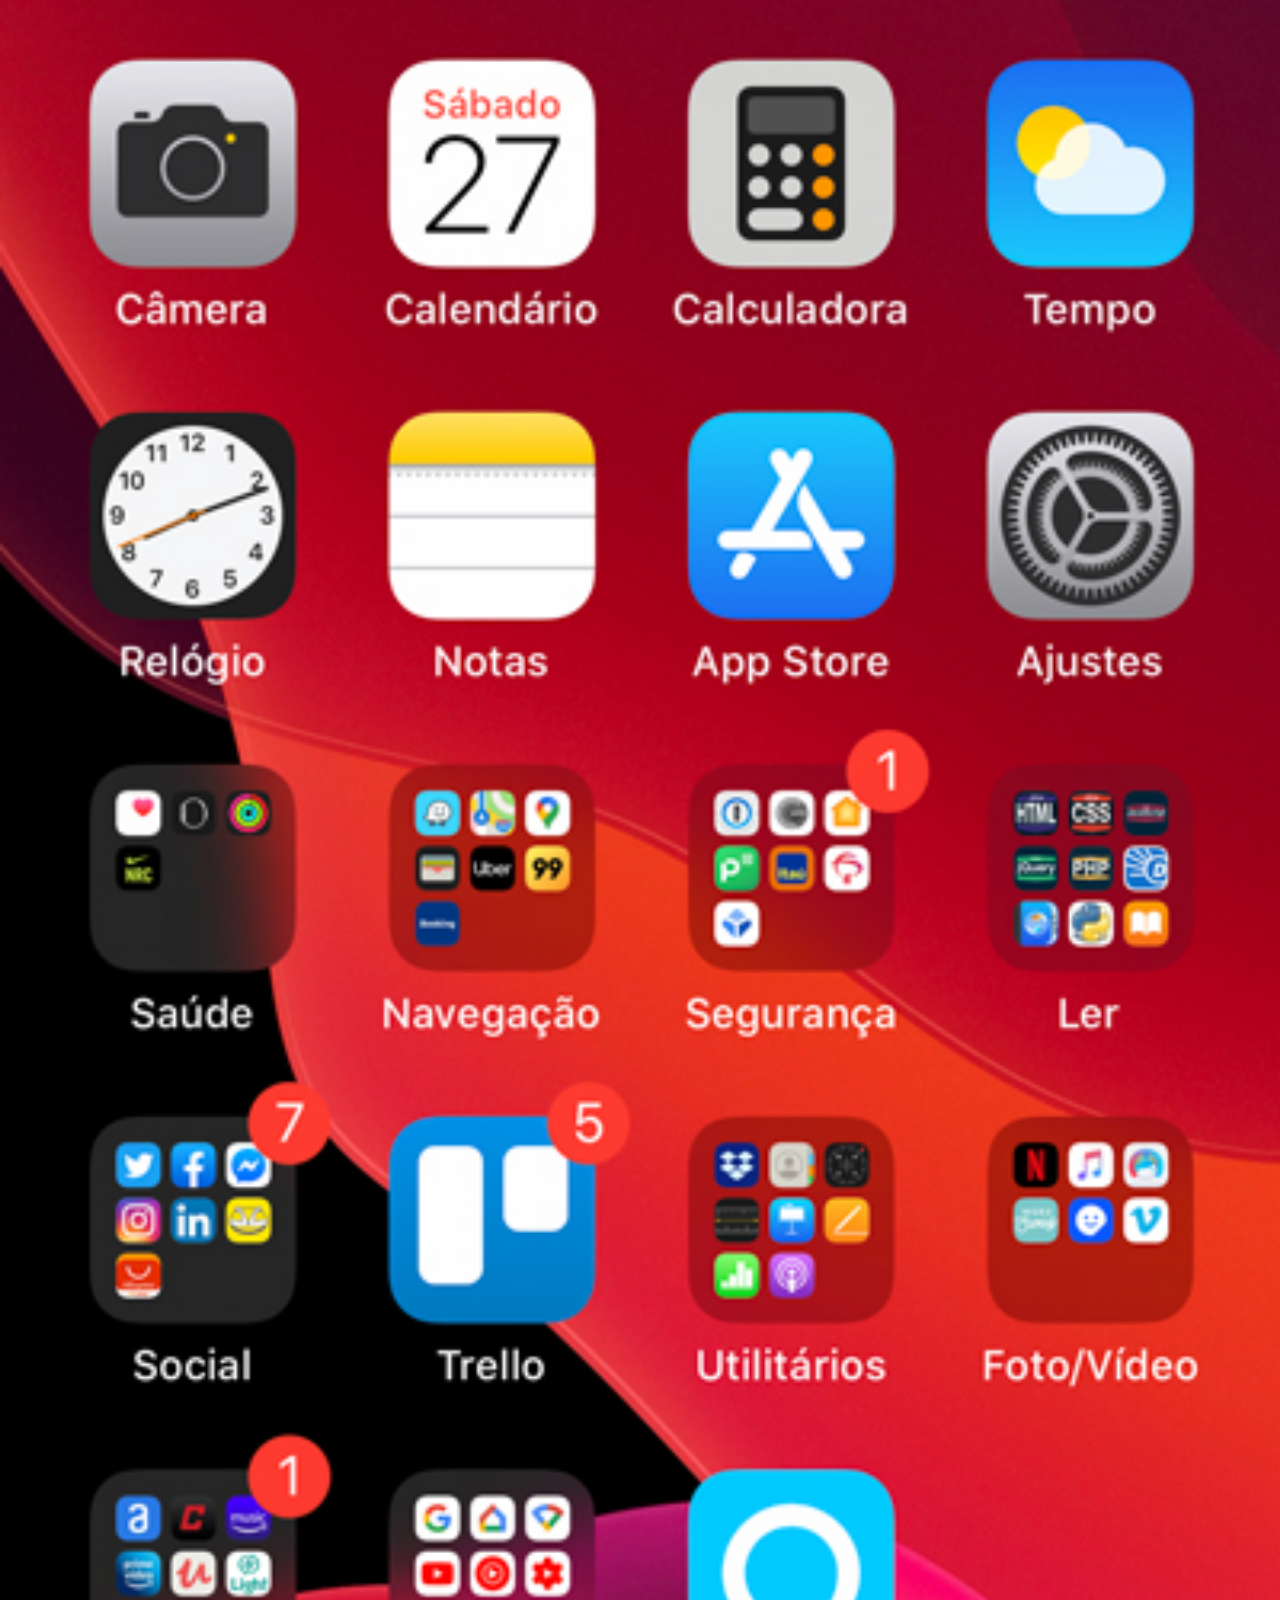
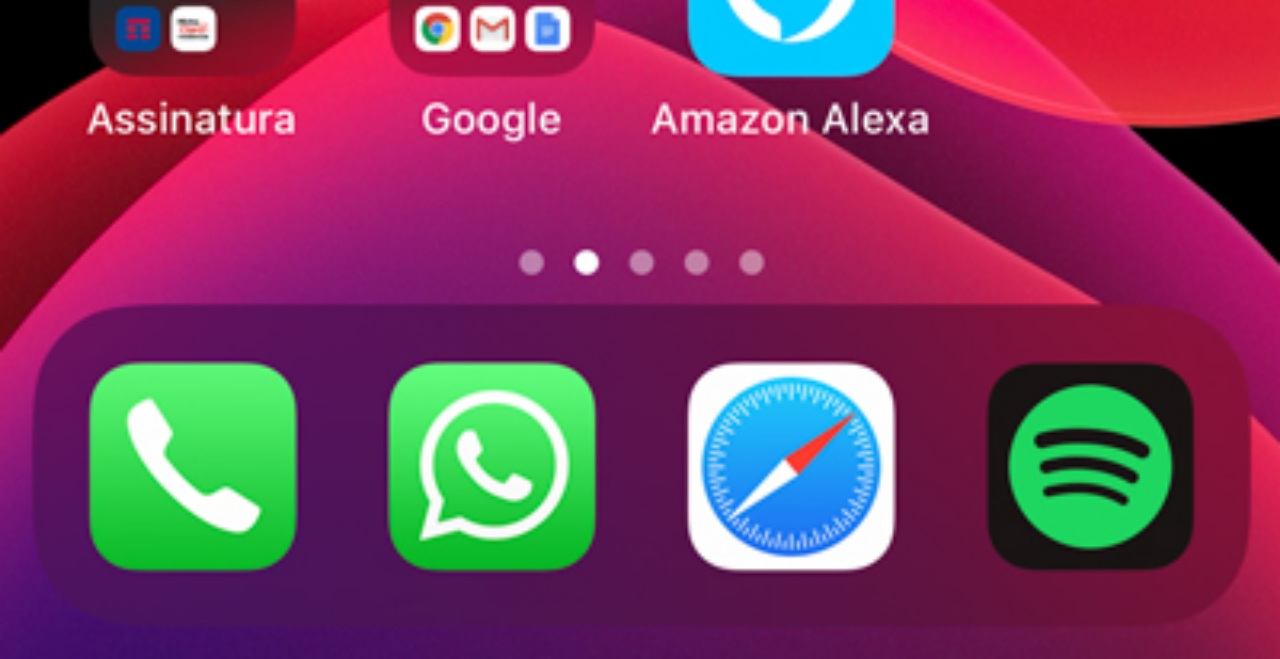
<file: tela-home.html>
<!DOCTYPE html>
<html lang="pt-br">
<head>
    <meta charset="UTF-8">
    <meta name="viewport" content="width=device-width, initial-scale=1.0">
    <title>tela-home</title>
    <style>
        body {
            margin: 0;
        }

        img {
            display: block;
            width: 100%;
            height: 100%;
        }
    </style>
</head>
<body>
    <img src="imagens/tela-home.jpg" alt="tela-home">
</body>
</html>
</file>
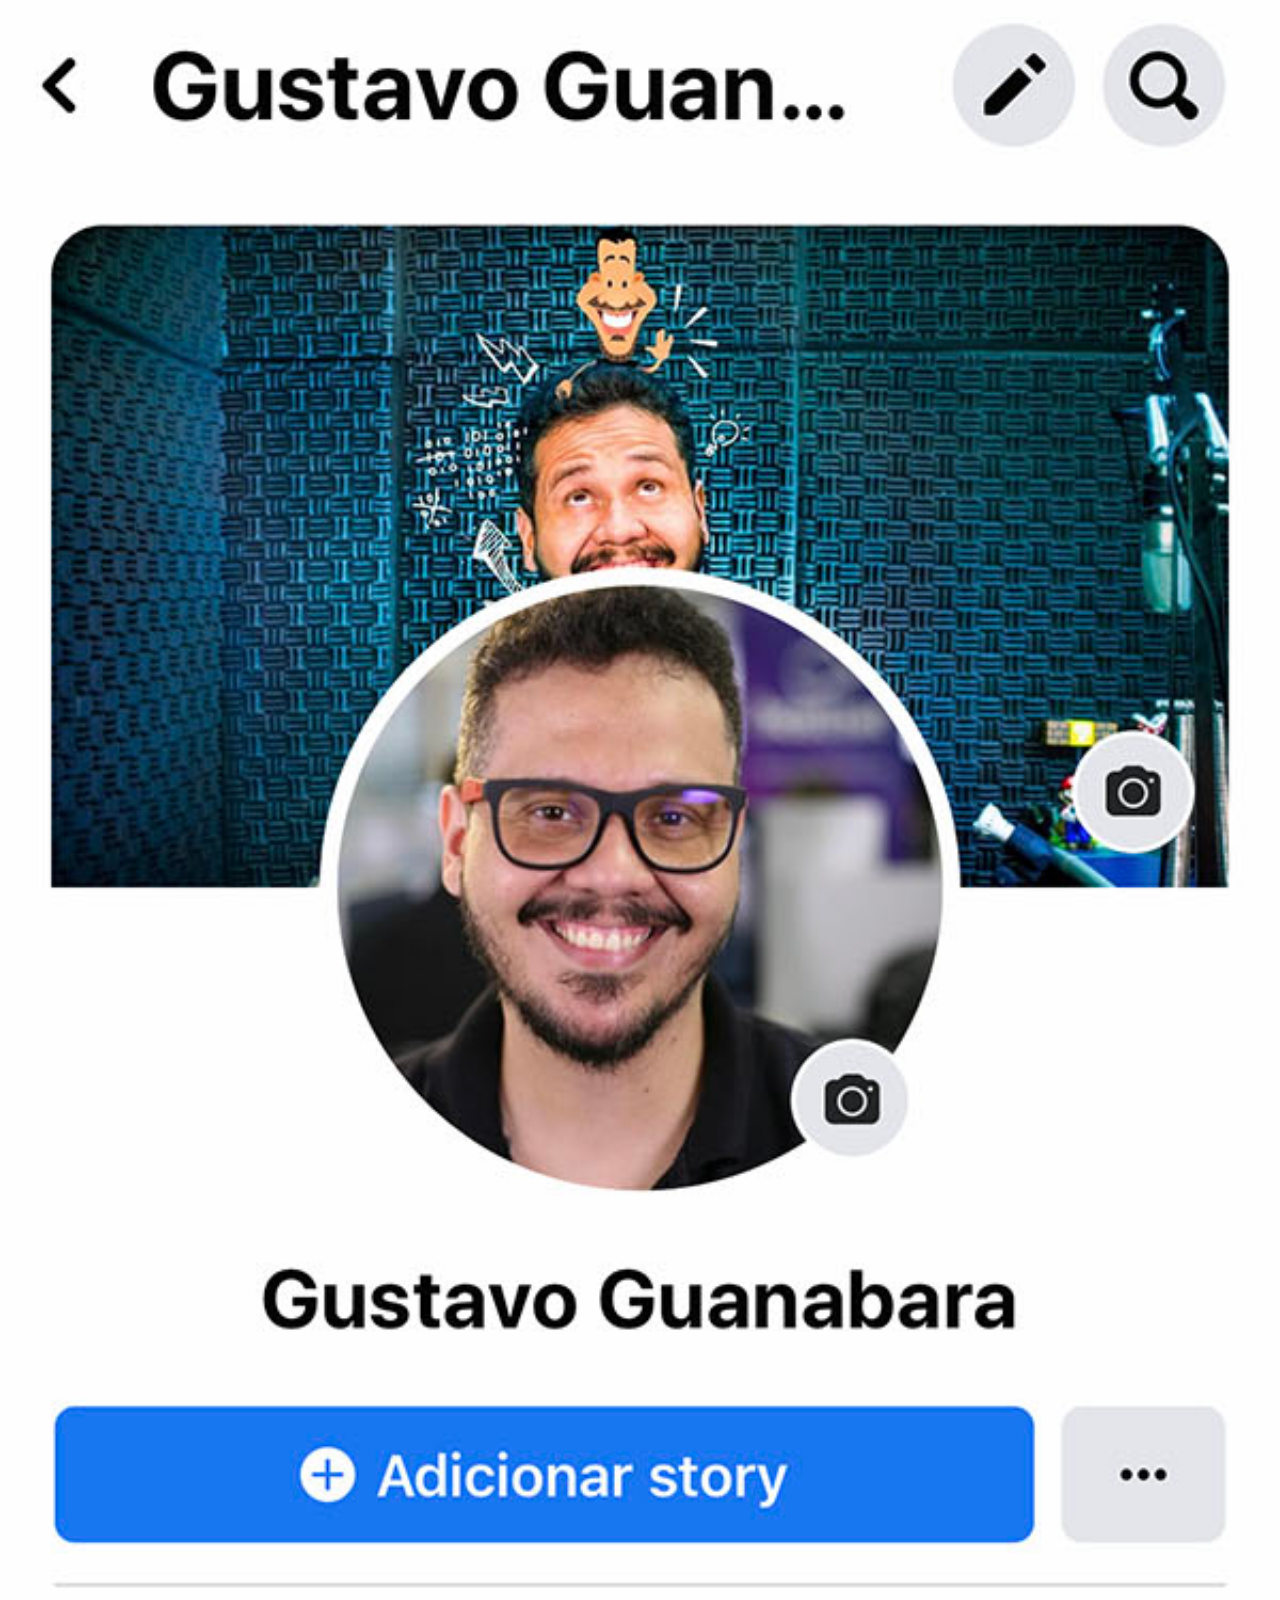
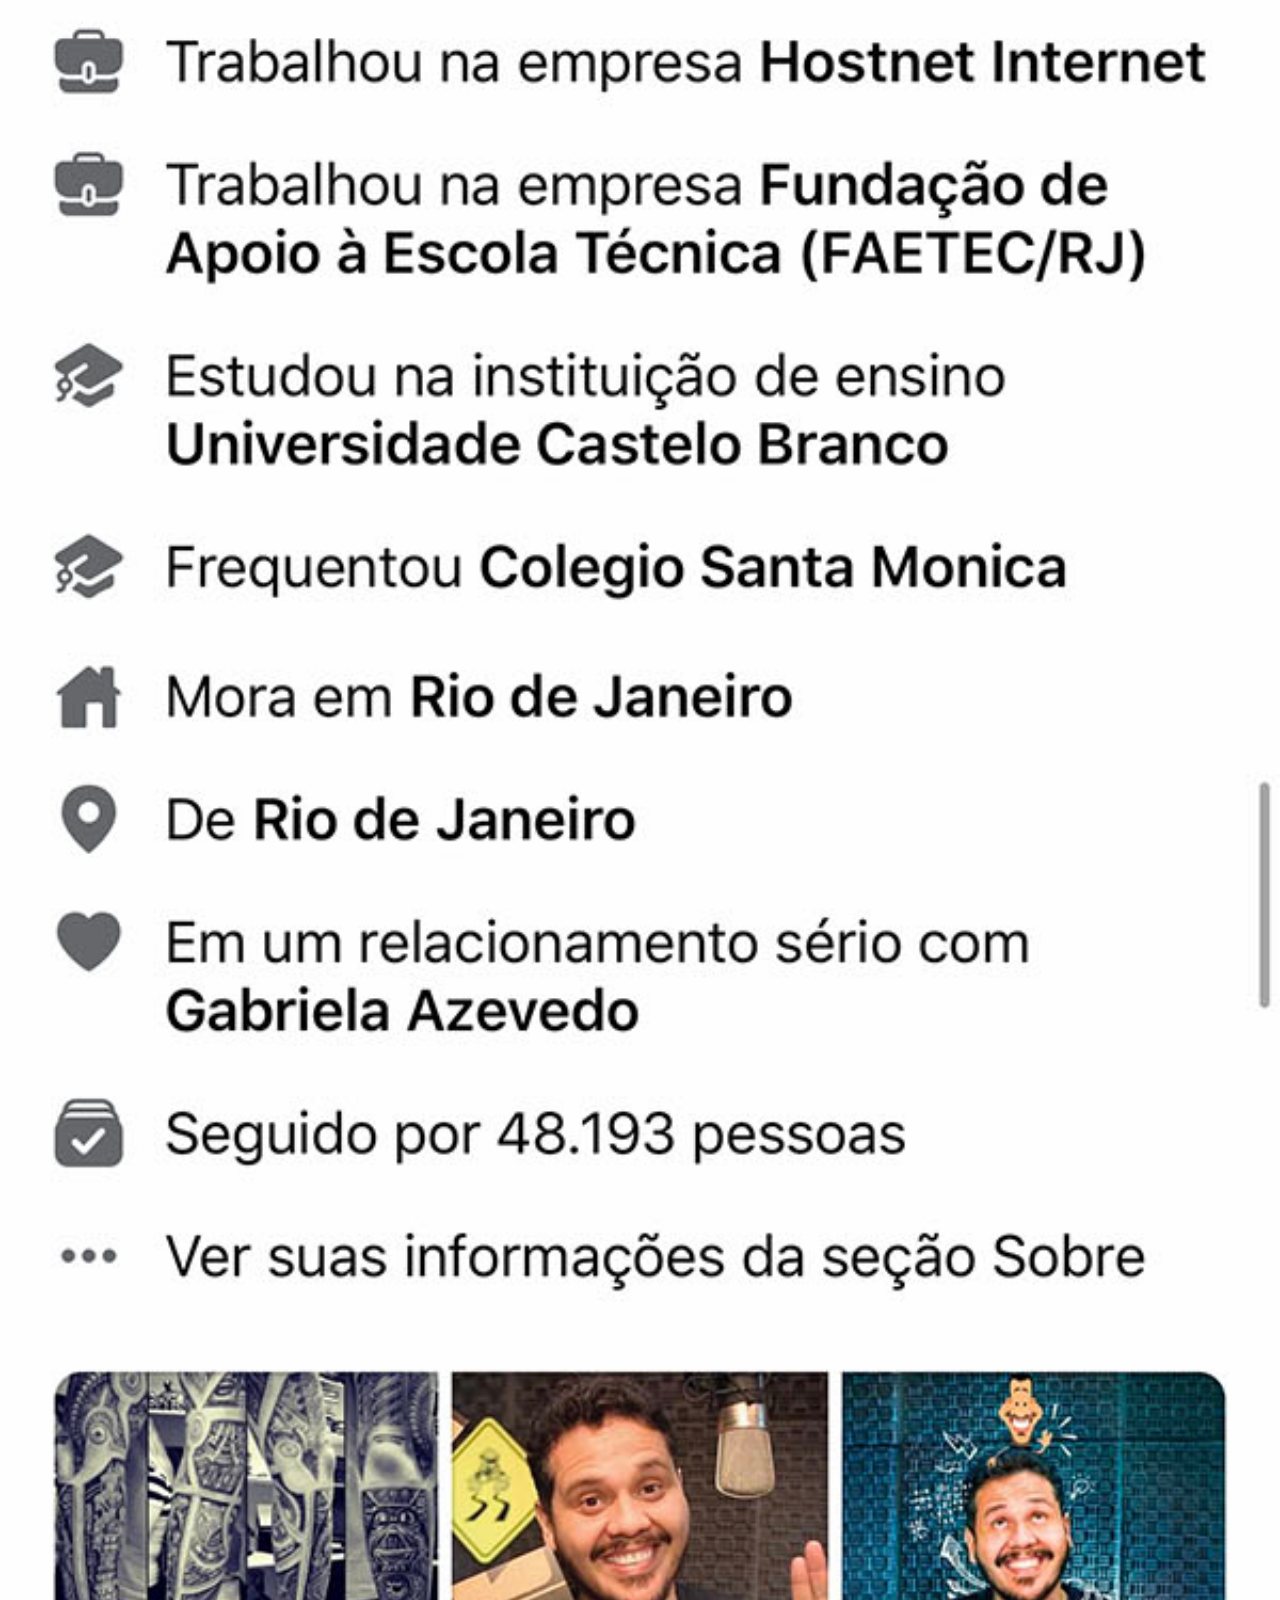
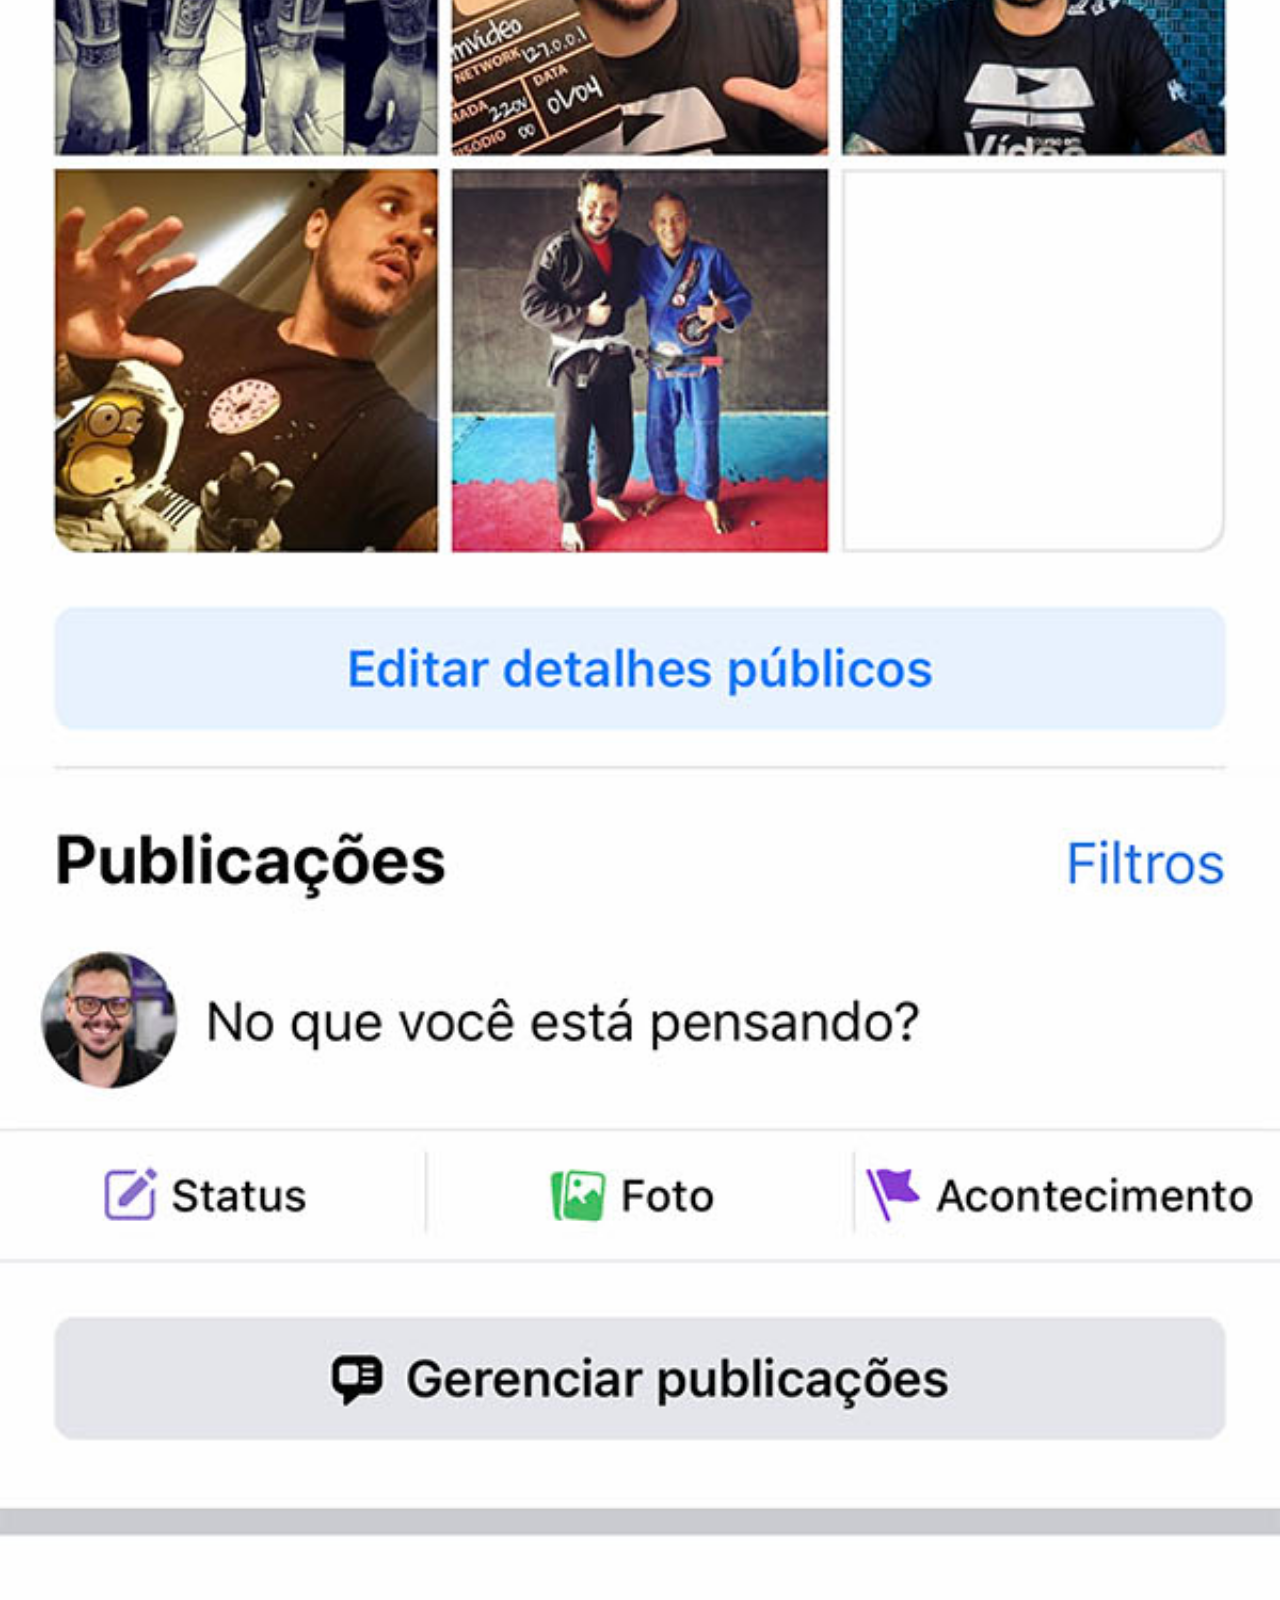
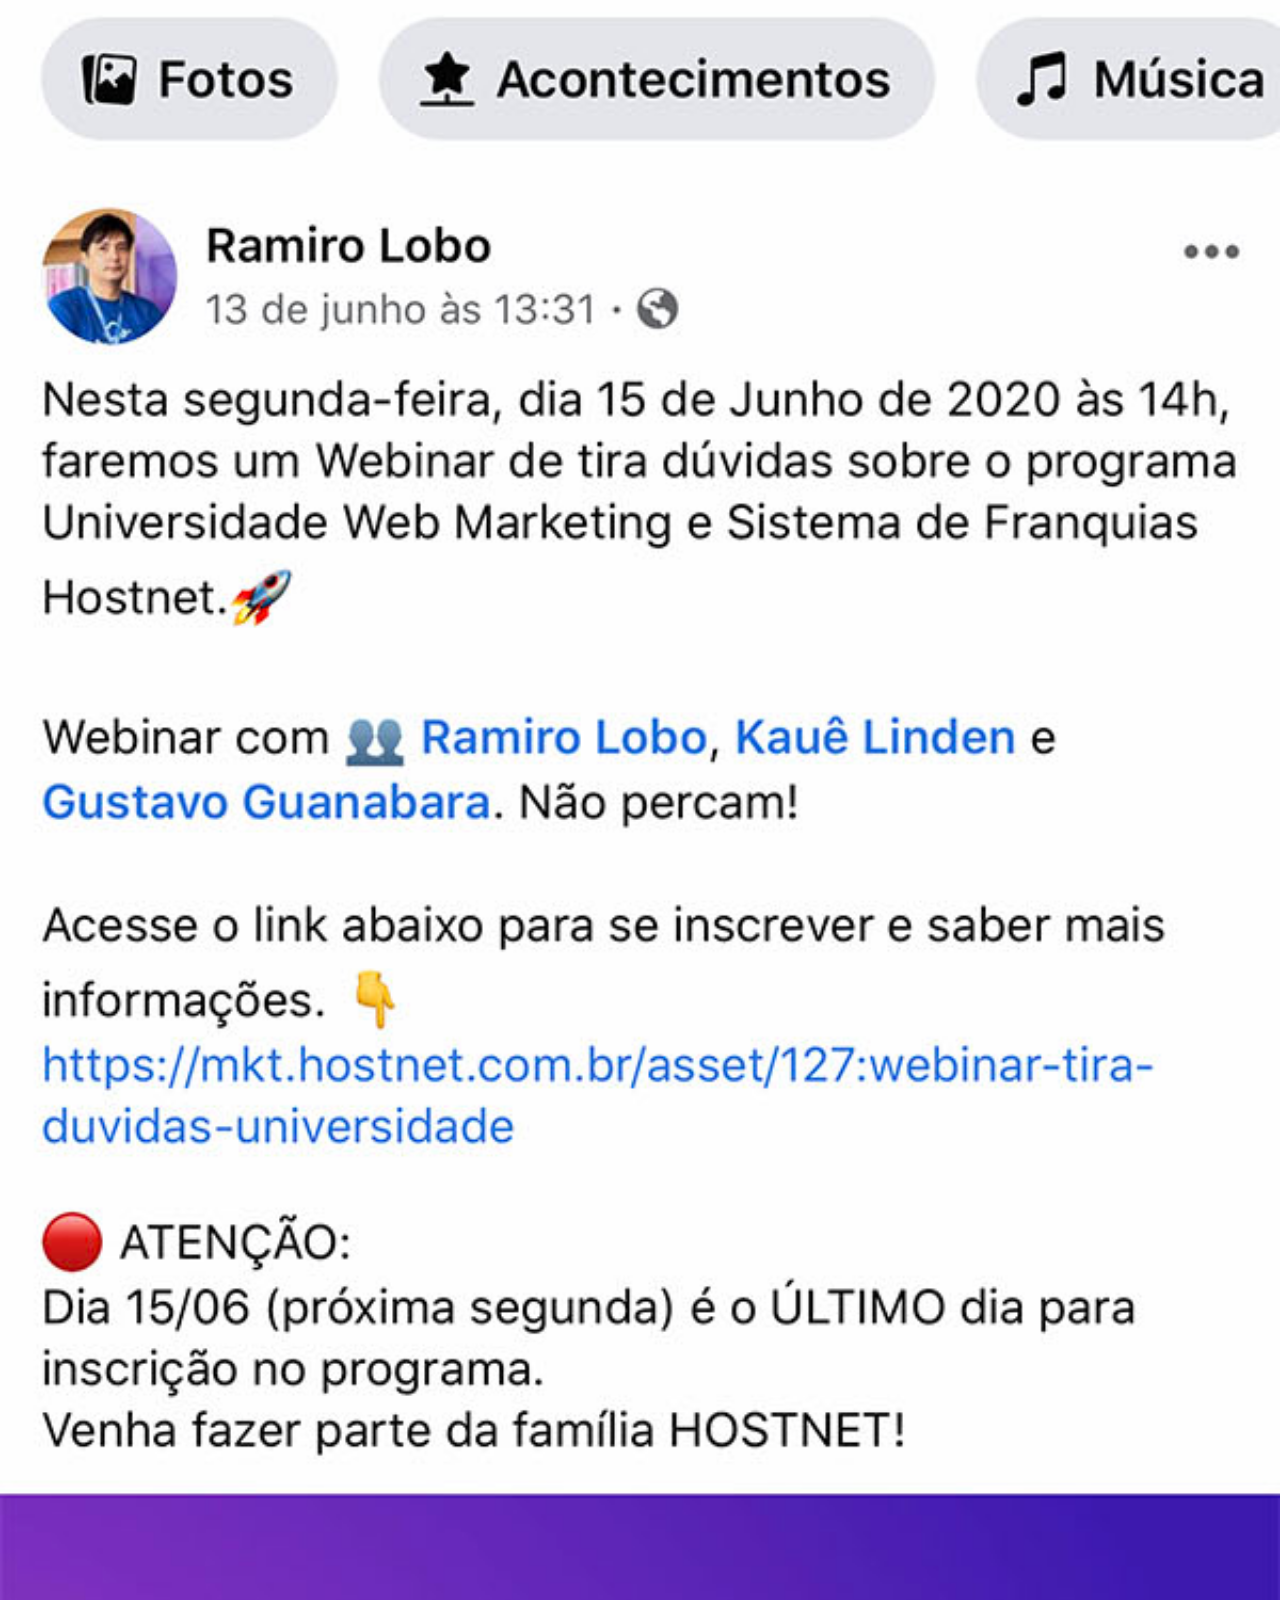
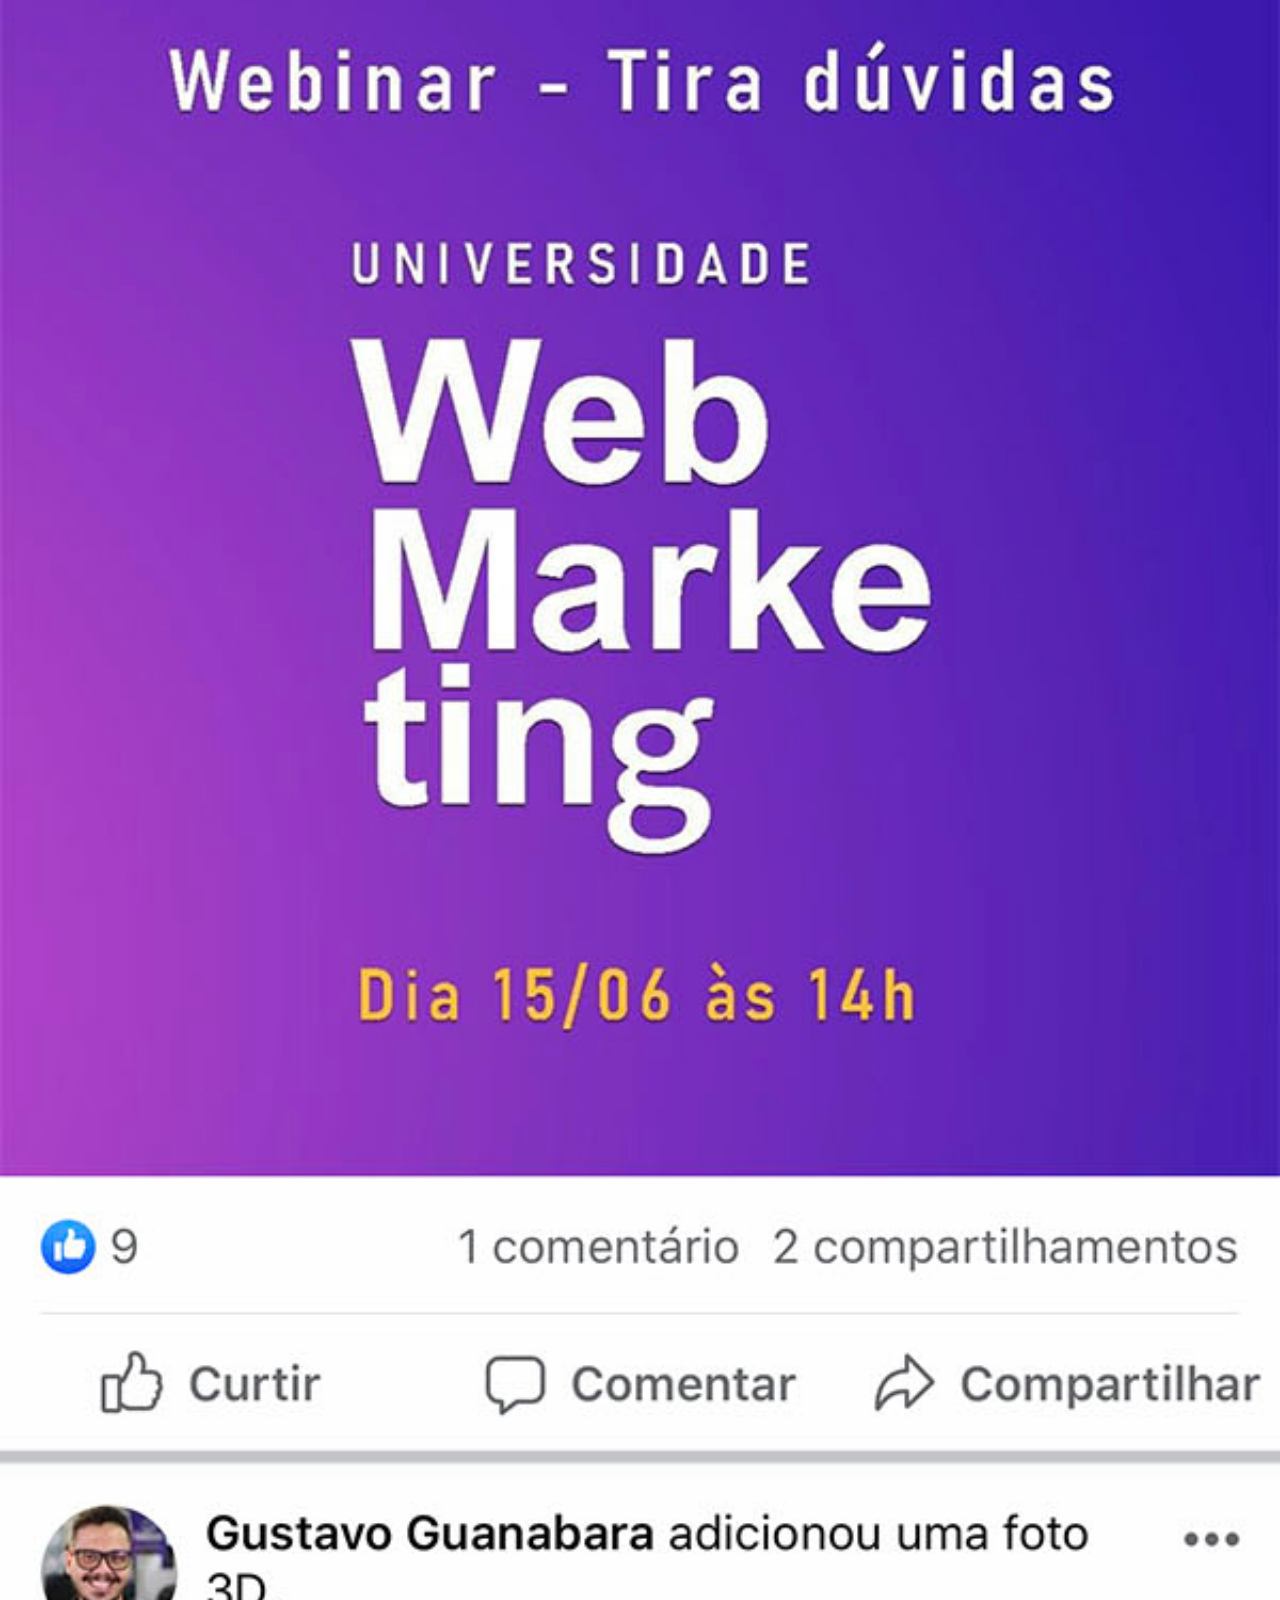
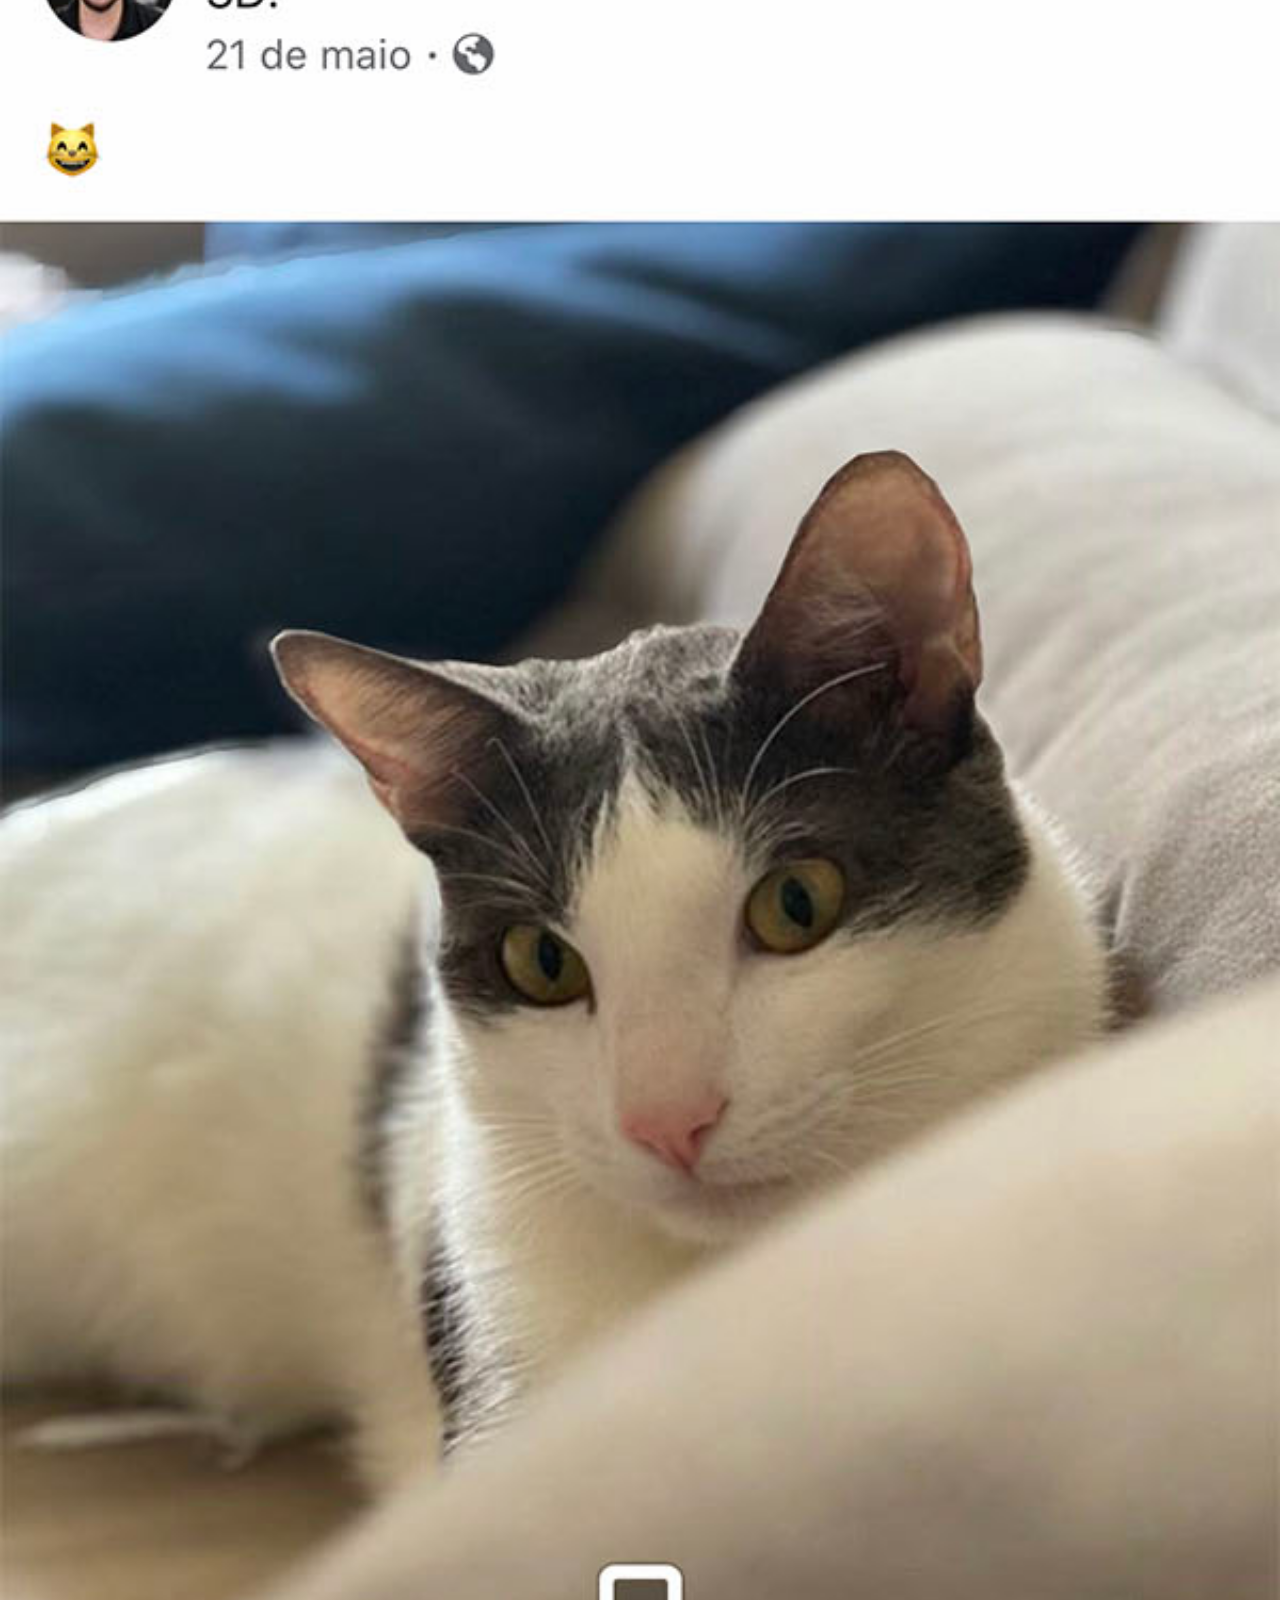
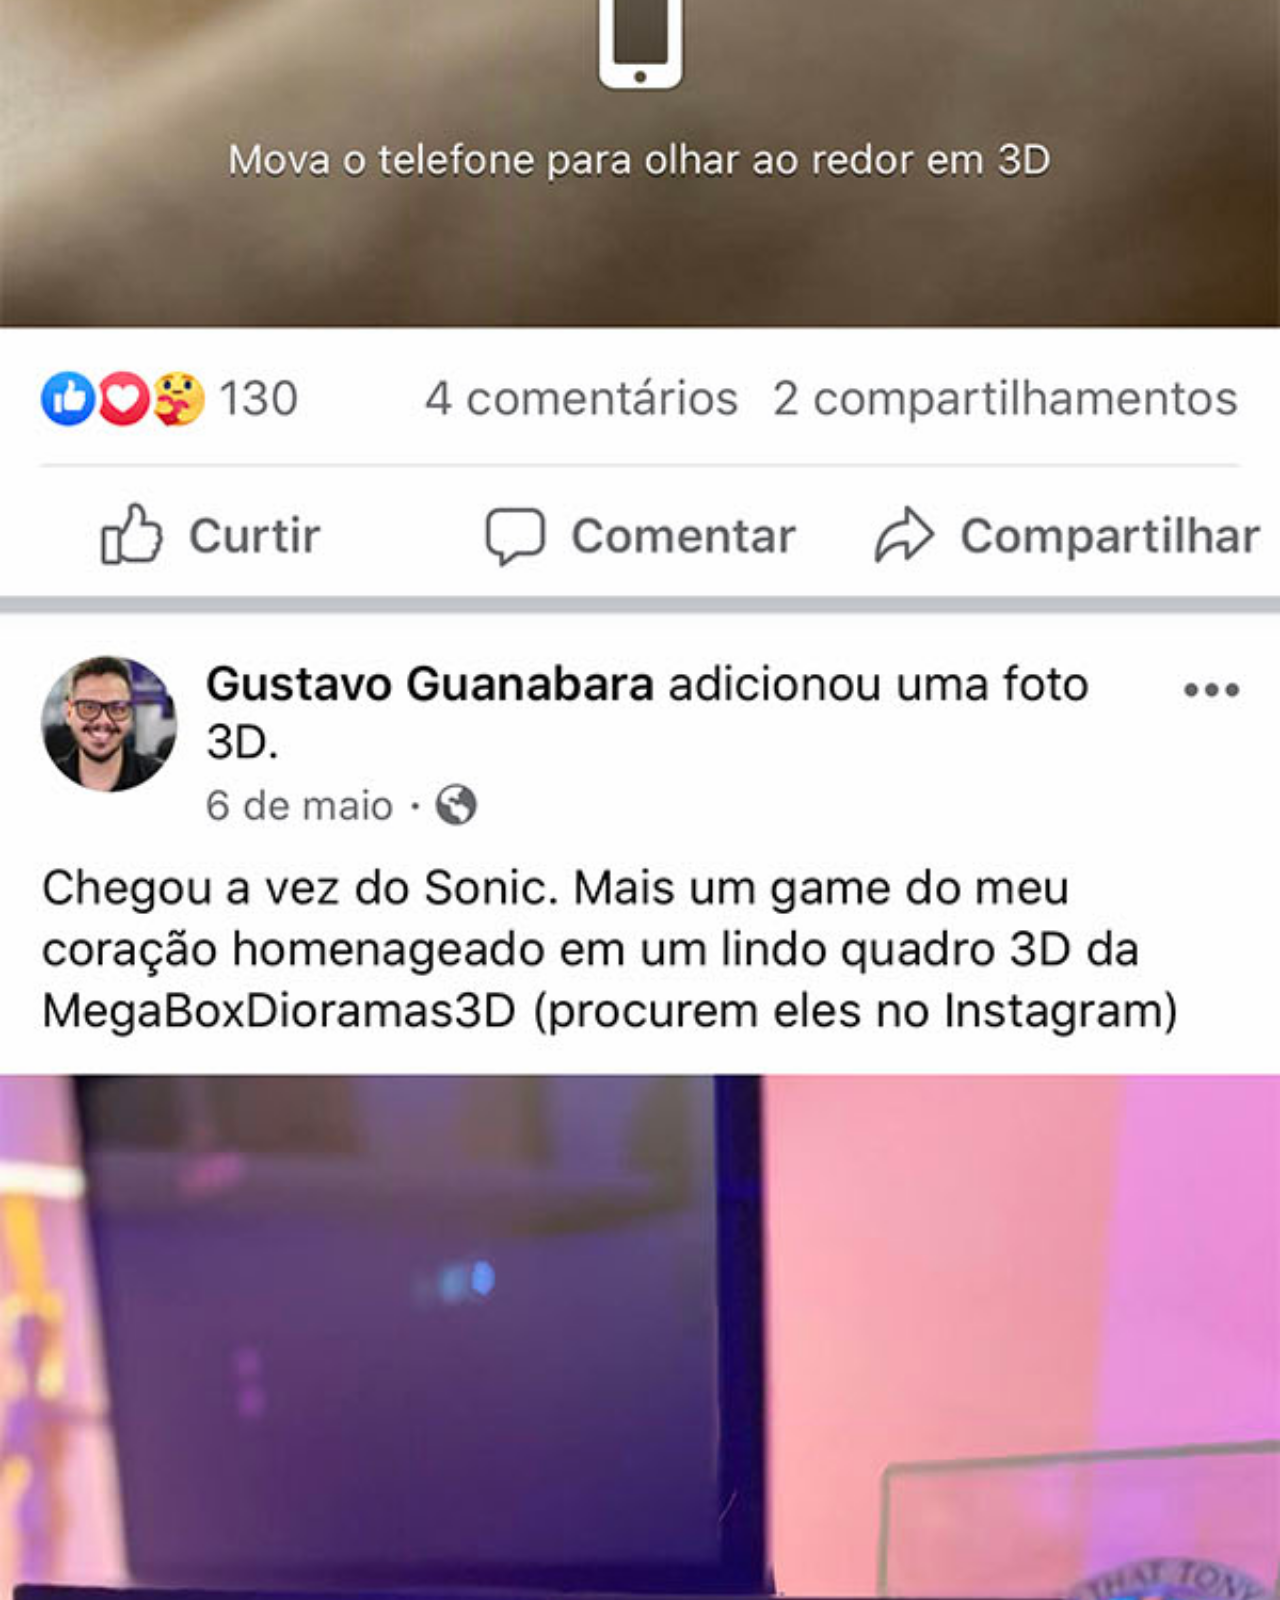
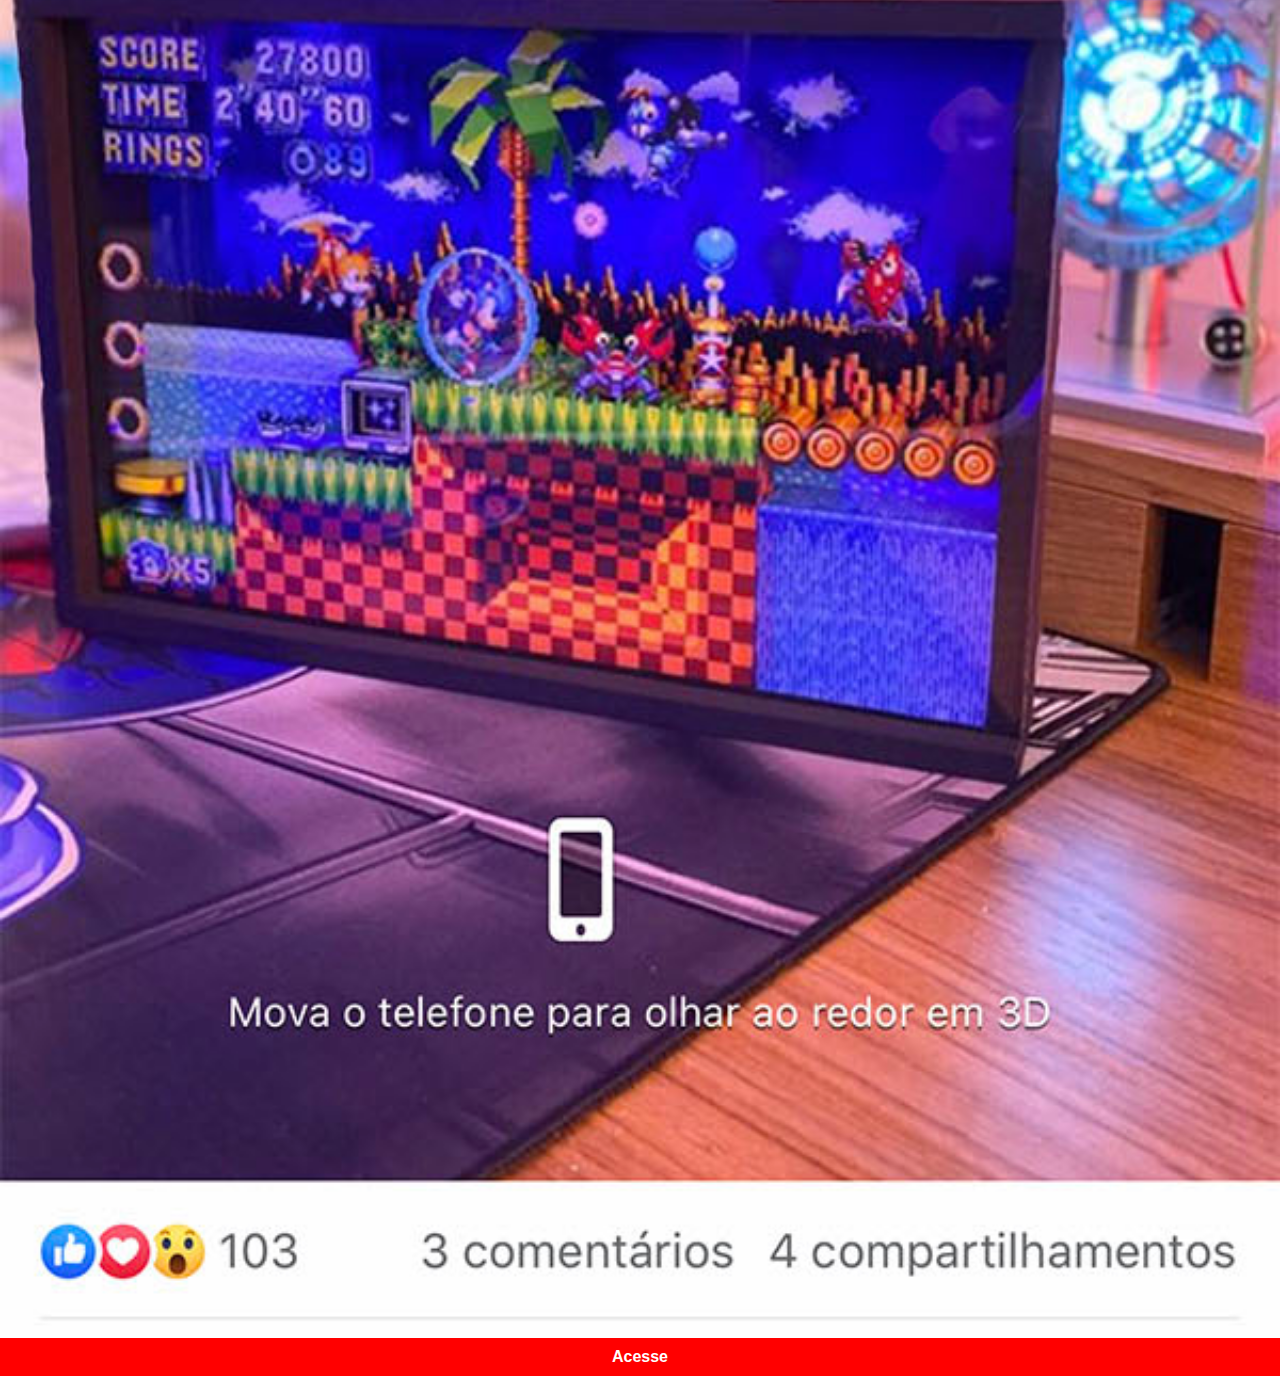
<file: telas/tela-facebook.html>
<!DOCTYPE html>
<html lang="pt-br">
<head>
    <meta charset="UTF-8">
    <meta name="viewport" content="width=device-width, initial-scale=1.0">
    <title>tela-home</title>
    <style>
        body {
            margin: 0;
        }

        img {
            display: block;
            width: 100%;
            height: 100%;
        }

        a {
            display: block;
            text-align: center;
            padding: 10px;
            color: white;
            background-color: red;
            font-family: Arial, Helvetica, sans-serif;
            text-decoration: none;
            font-weight: bold;
        }
    </style>
</head>
<body>
    <img src="../imagens/tela-facebook.jpg" alt="tela-facebook">
    <a href="https://www.facebook.com/share/1M42LCq8LQ/" target="_blank">Acesse</a>
</body>
</html>
</file>
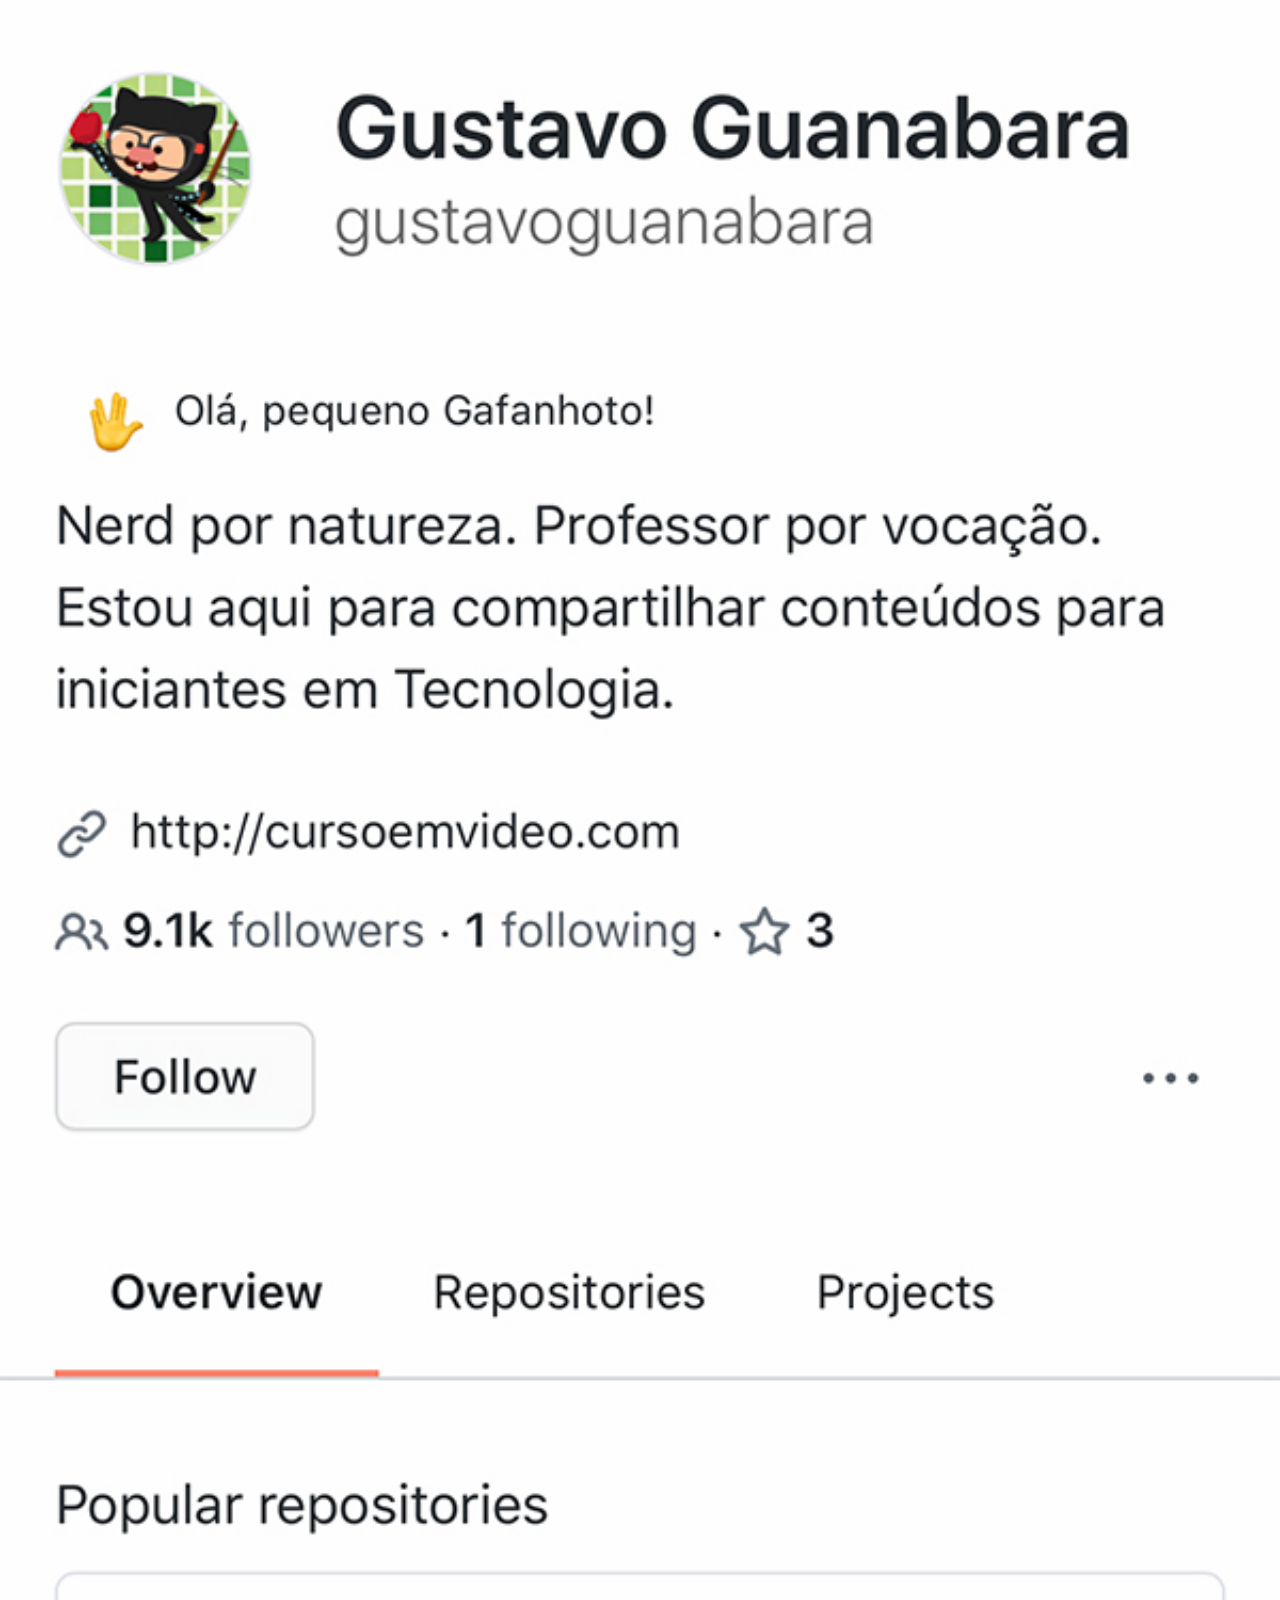
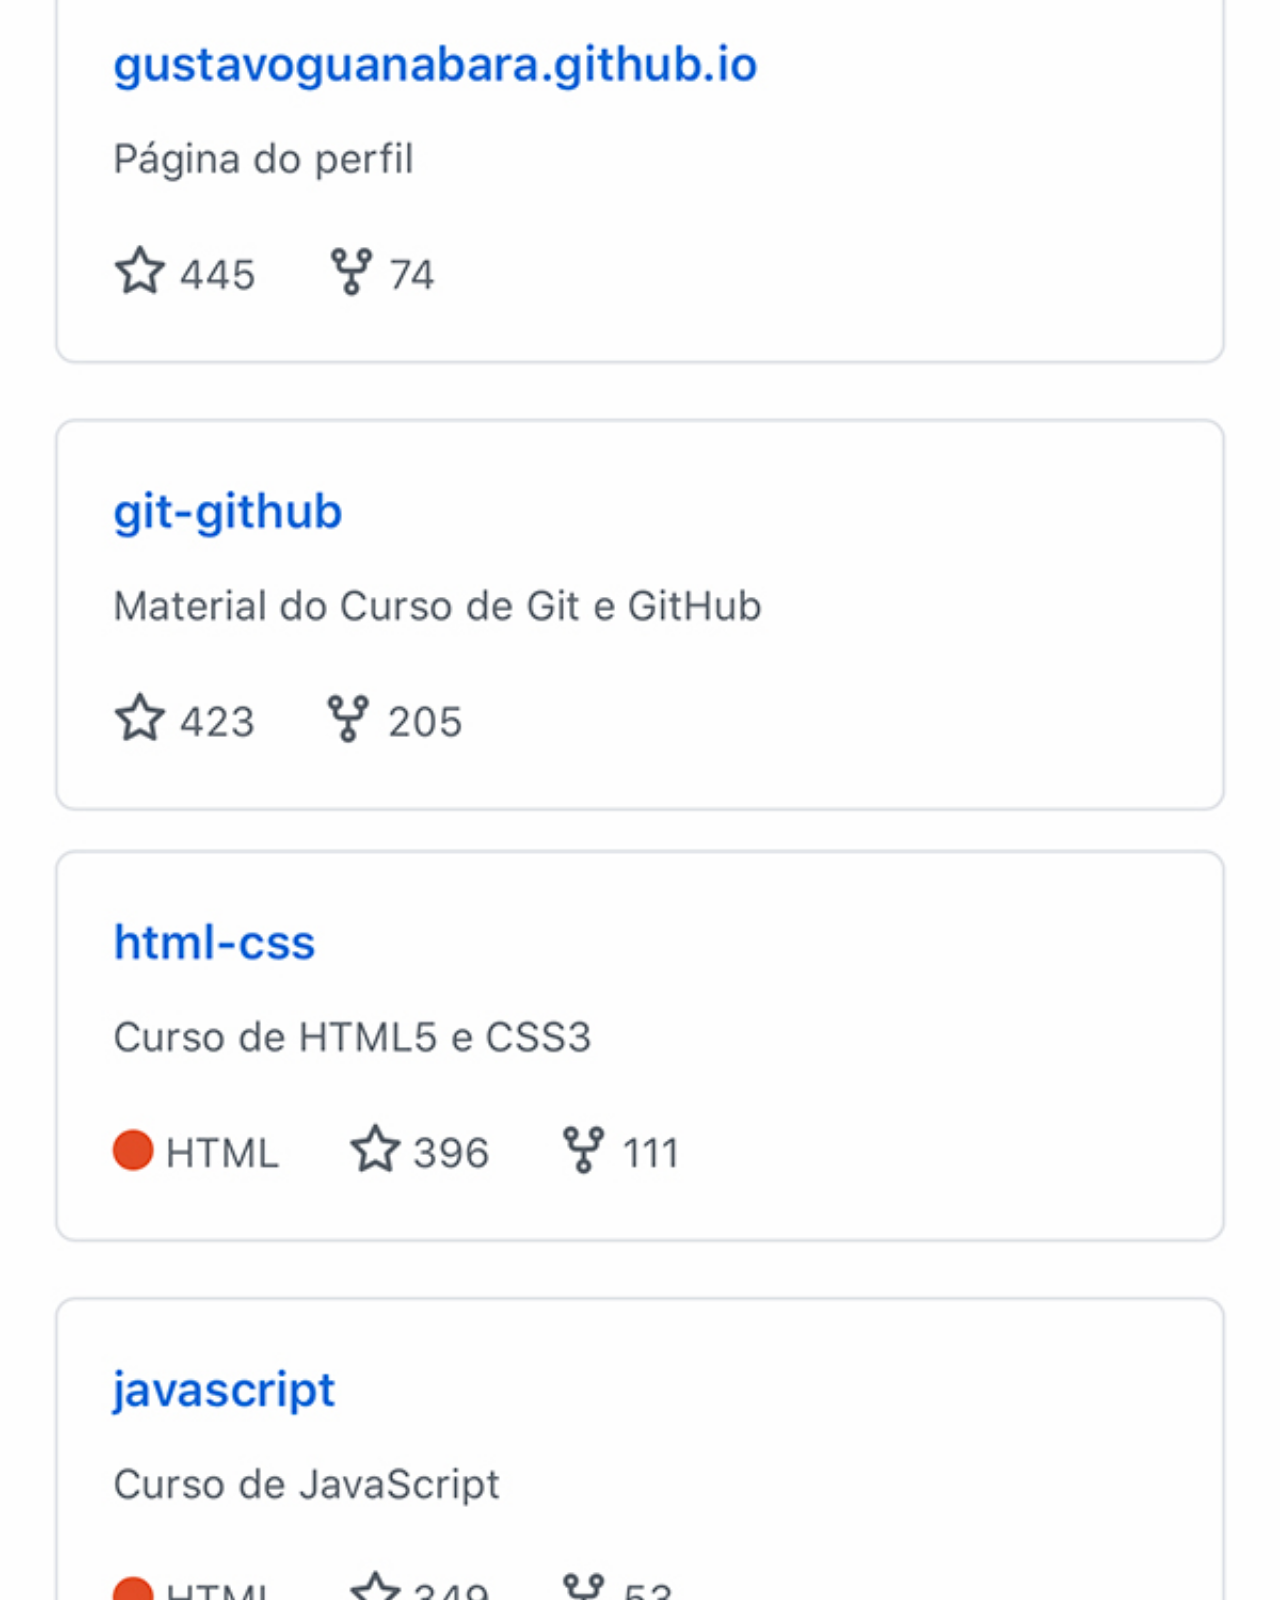
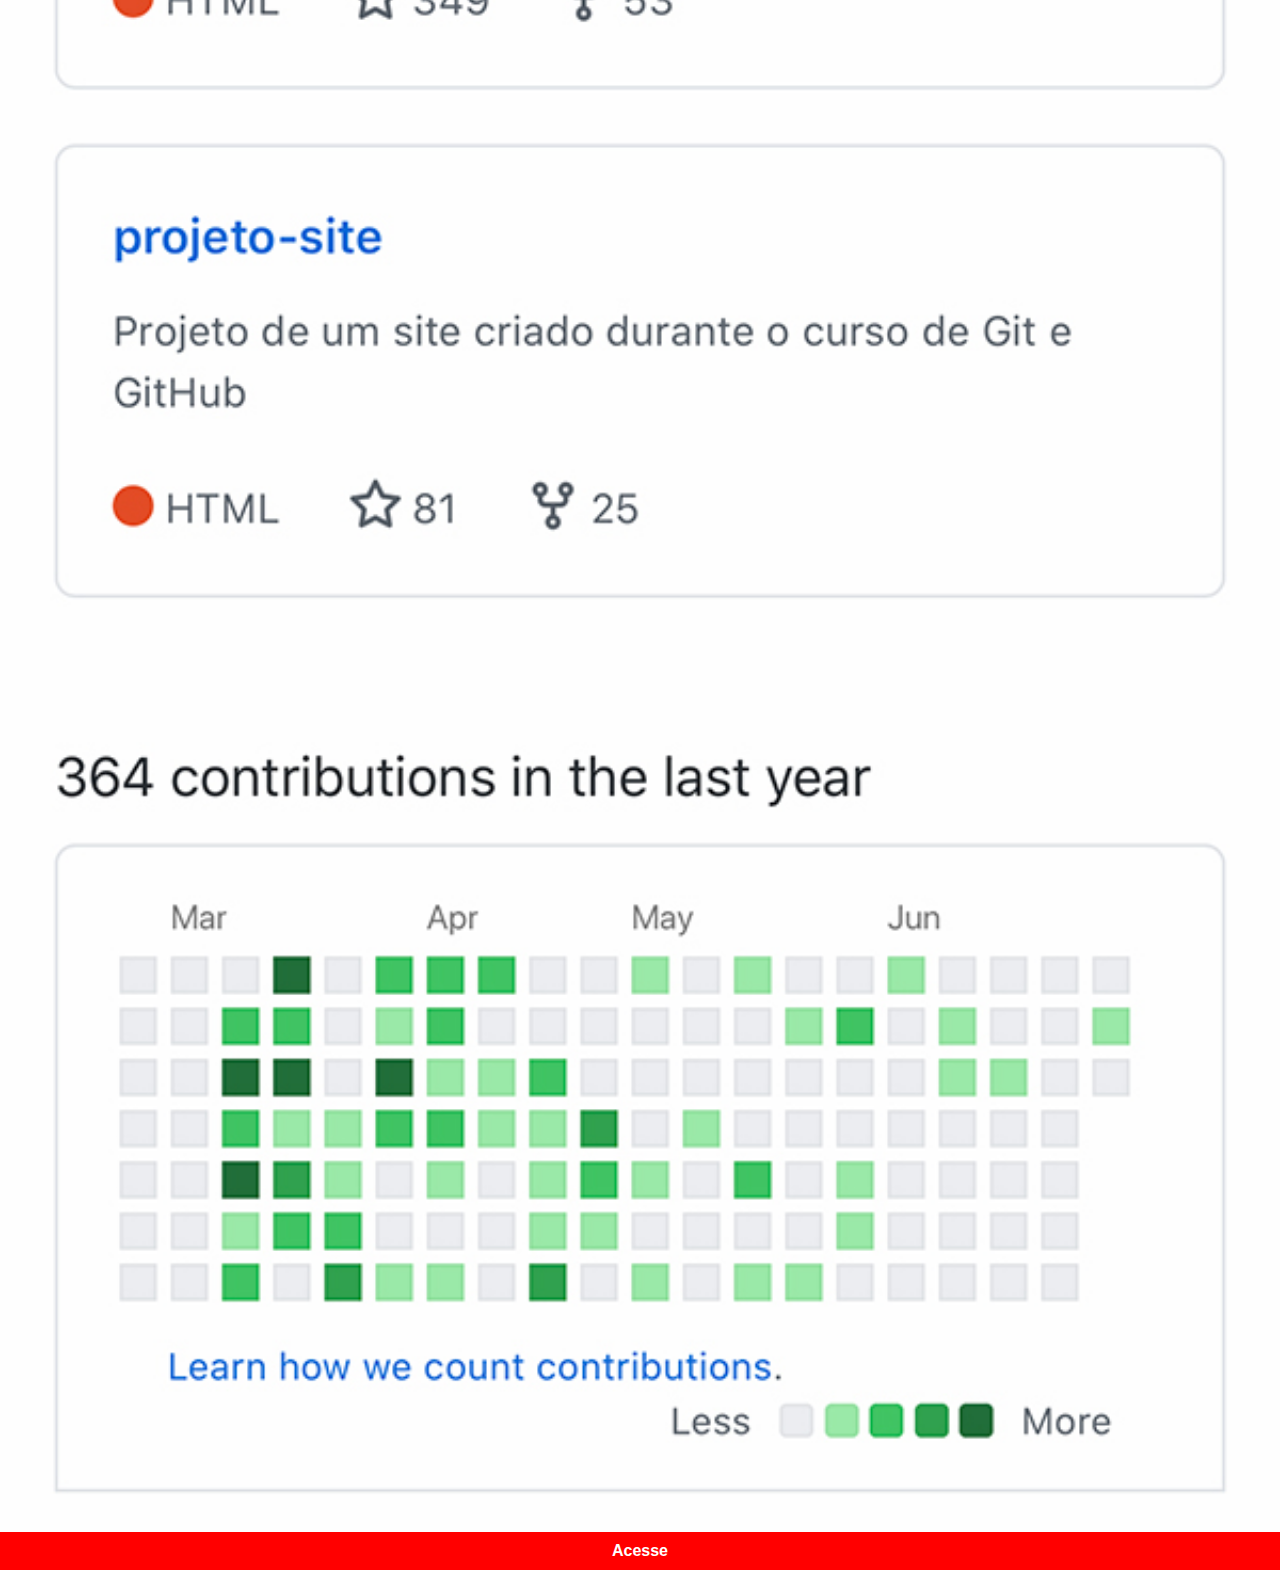
<file: telas/tela-github.html>
<!DOCTYPE html>
<html lang="pt-br">
<head>
    <meta charset="UTF-8">
    <meta name="viewport" content="width=device-width, initial-scale=1.0">
    <title>tela-home</title>
    <style>
        body {
            margin: 0;
        }

        img {
            display: block;
            width: 100%;
            height: 100%;
        }

        a {
            display: block;
            text-align: center;
            padding: 10px;
            color: white;
            background-color: red;
            font-family: Arial, Helvetica, sans-serif;
            text-decoration: none;
            font-weight: bold;
        }
    </style>
</head>
<body>
    <img src="../imagens/tela-github.jpg" alt="tela-github">
    <a href="https://github.com/gustavoguanabara" target="_blank">Acesse</a>
</body>
</html>
</file>
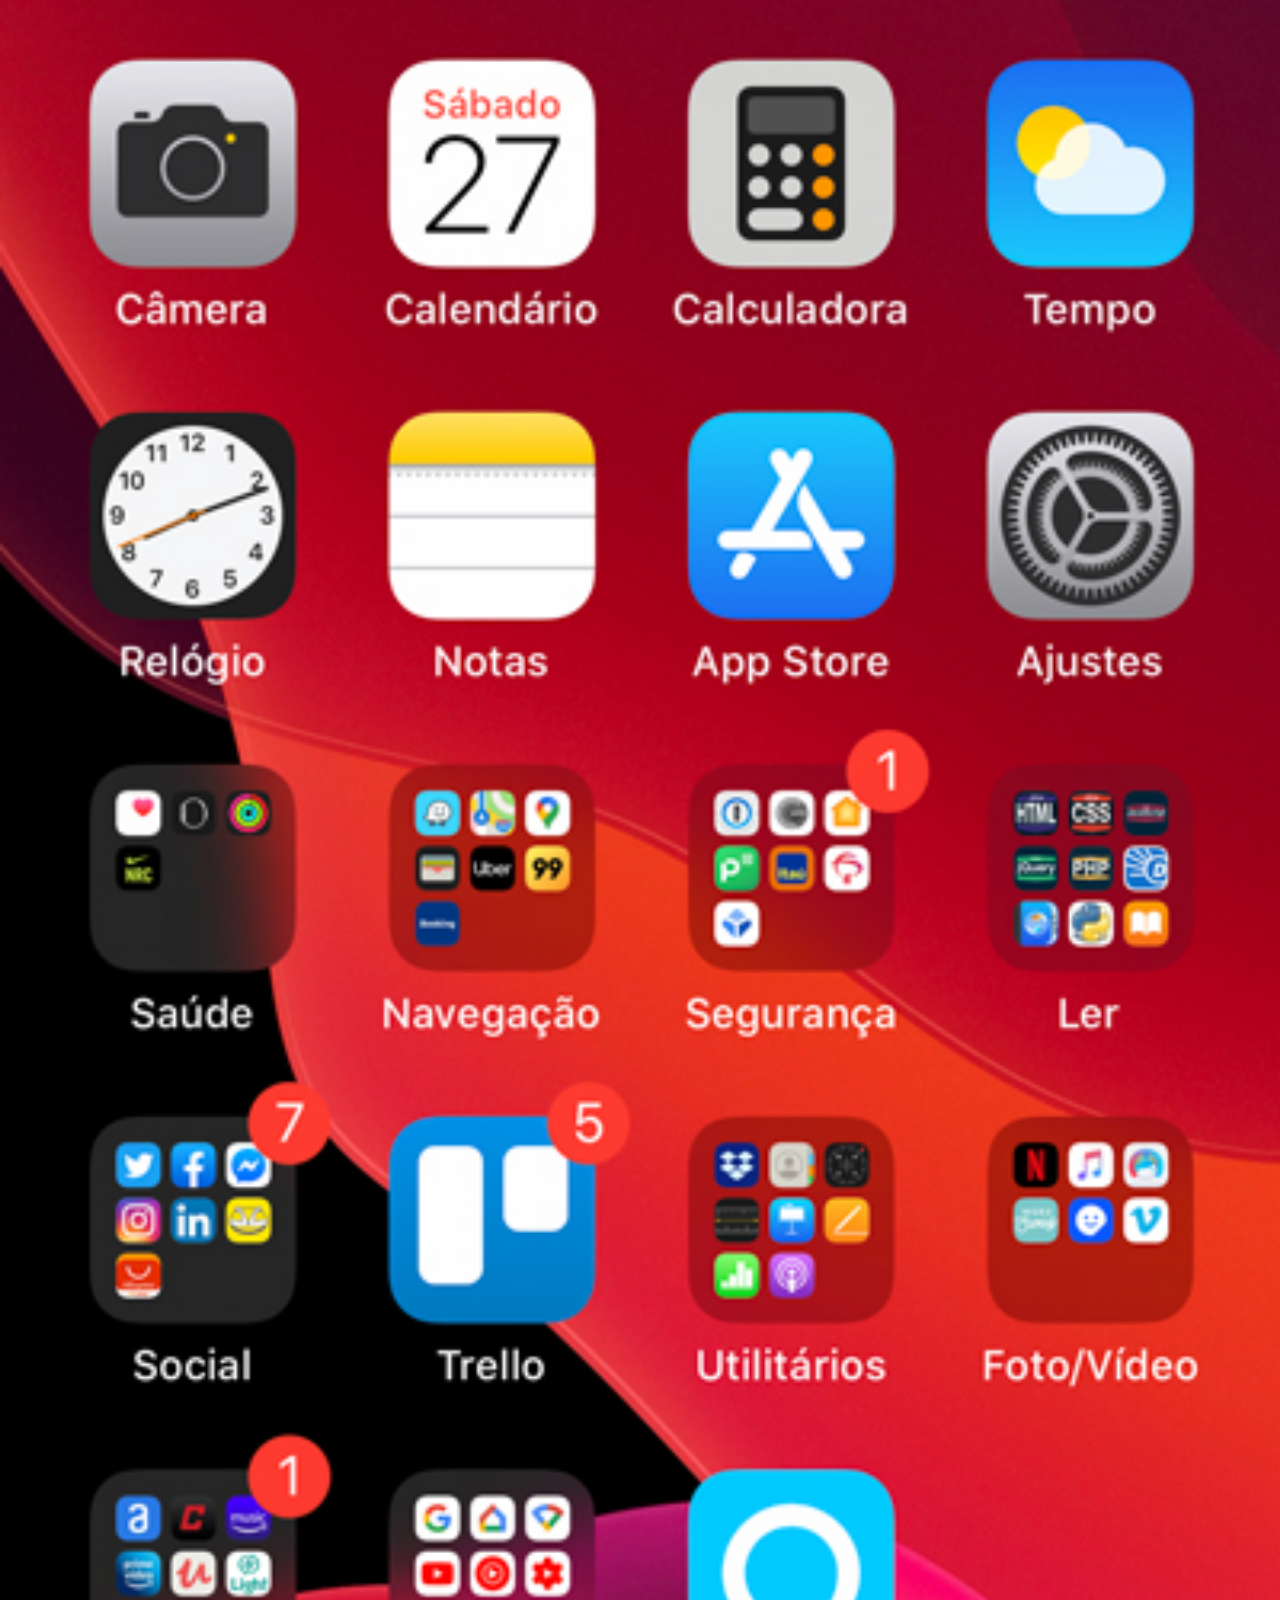
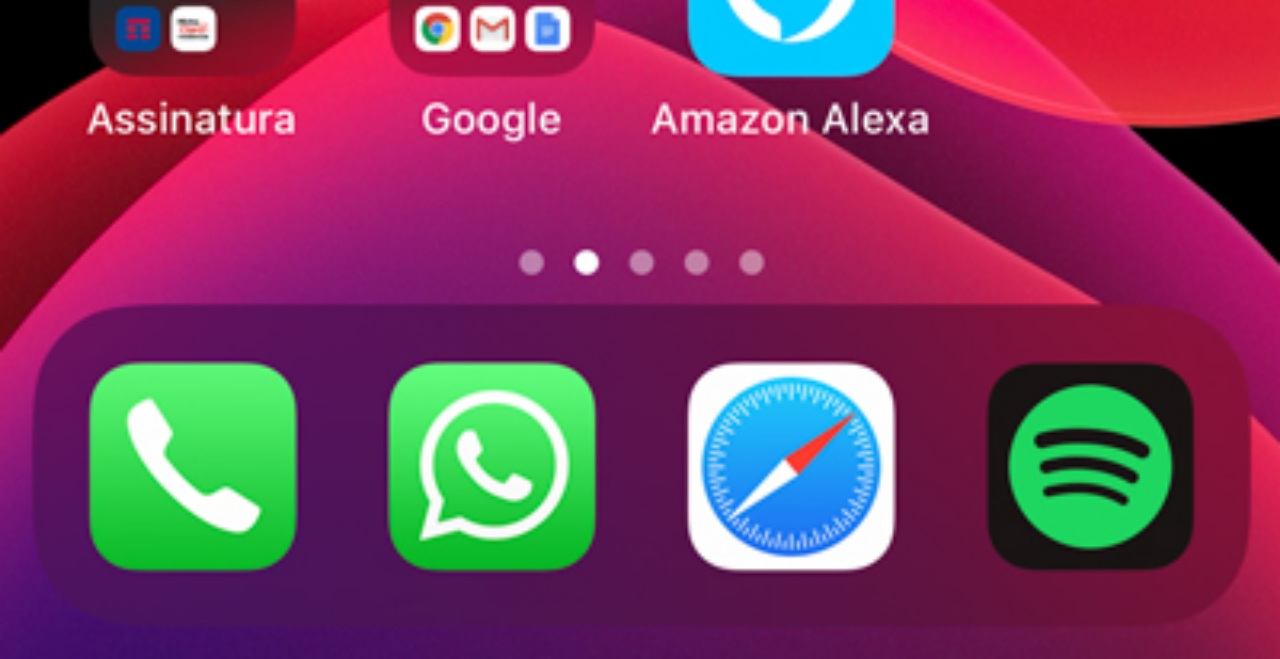
<file: telas/tela-home.html>
<!DOCTYPE html>
<html lang="pt-br">
<head>
    <meta charset="UTF-8">
    <meta name="viewport" content="width=device-width, initial-scale=1.0">
    <title>tela-home</title>
    <style>
        body {
            margin: 0;
        }

        img {
            display: block;
            width: 100%;
            height: 100%;
        }
    </style>
</head>
<body>
    <img src="../imagens/tela-home.jpg" alt="tela-home">
</body>
</html>
</file>
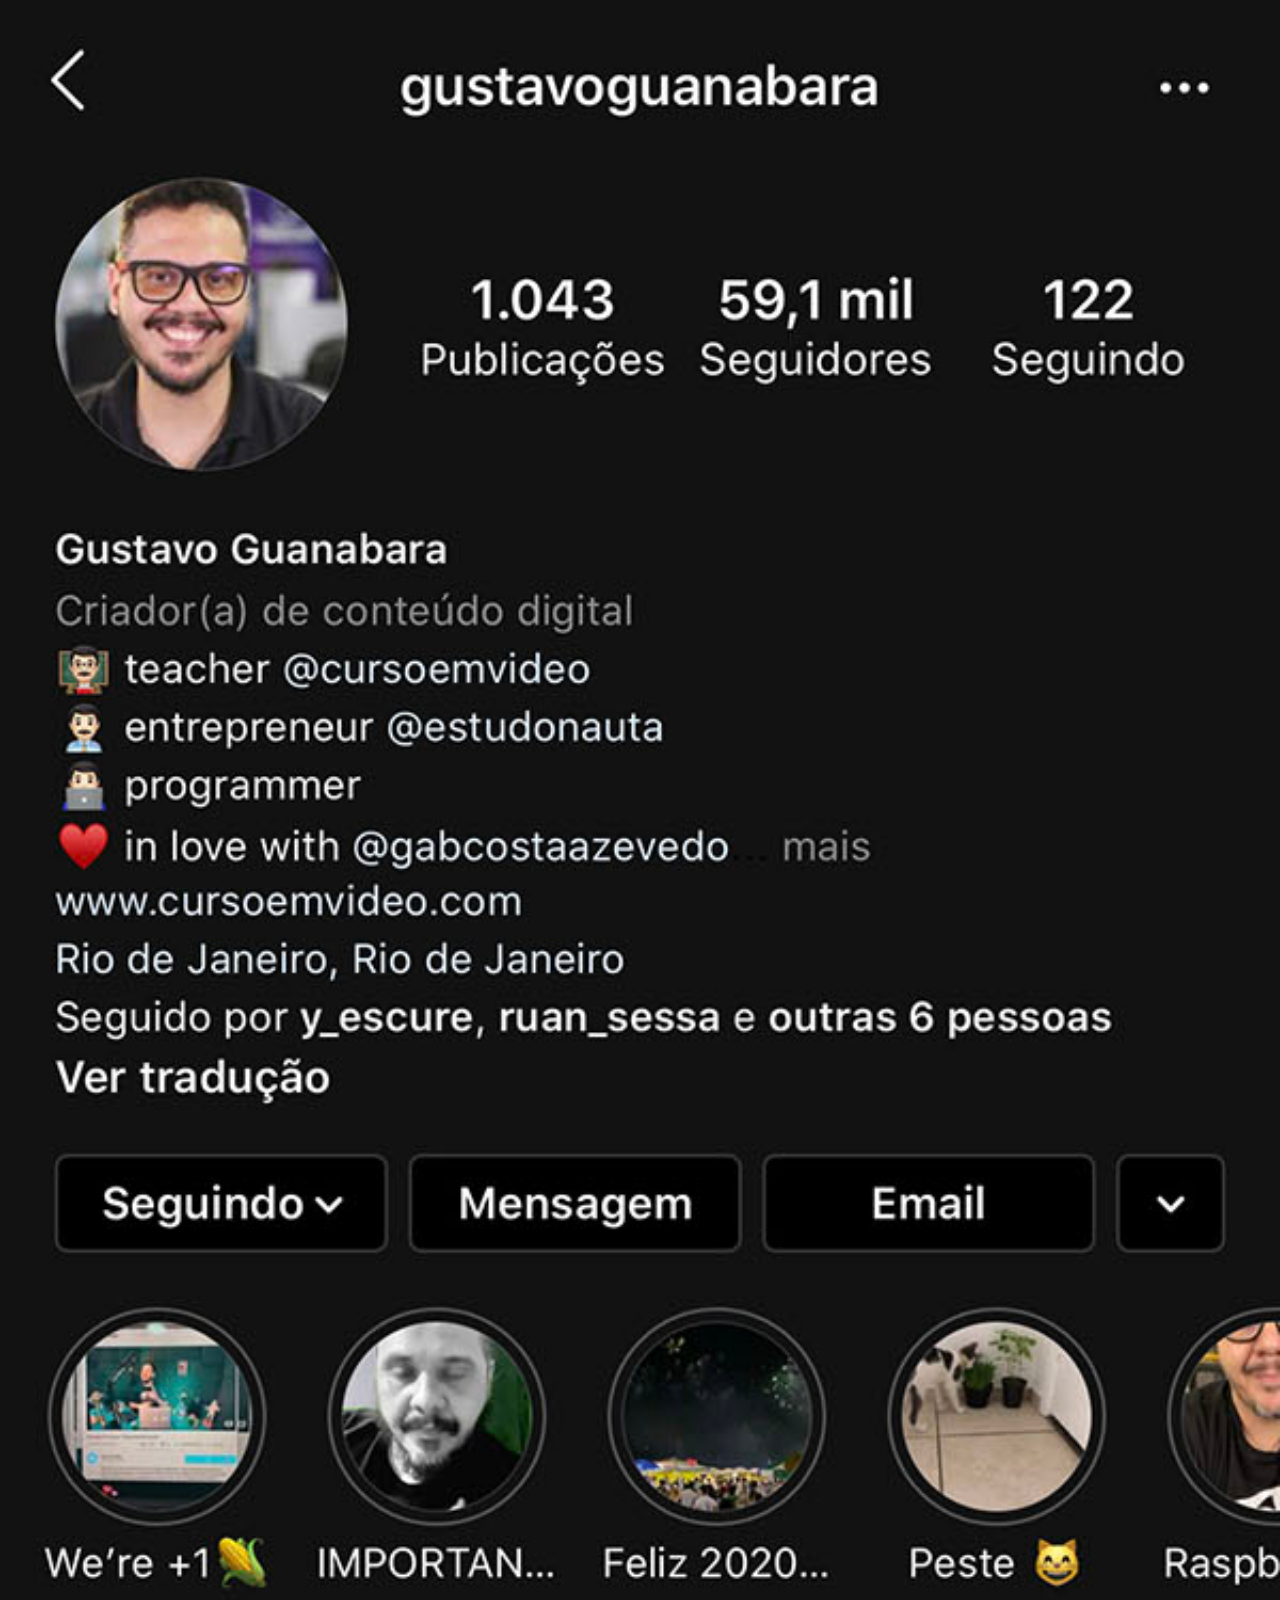
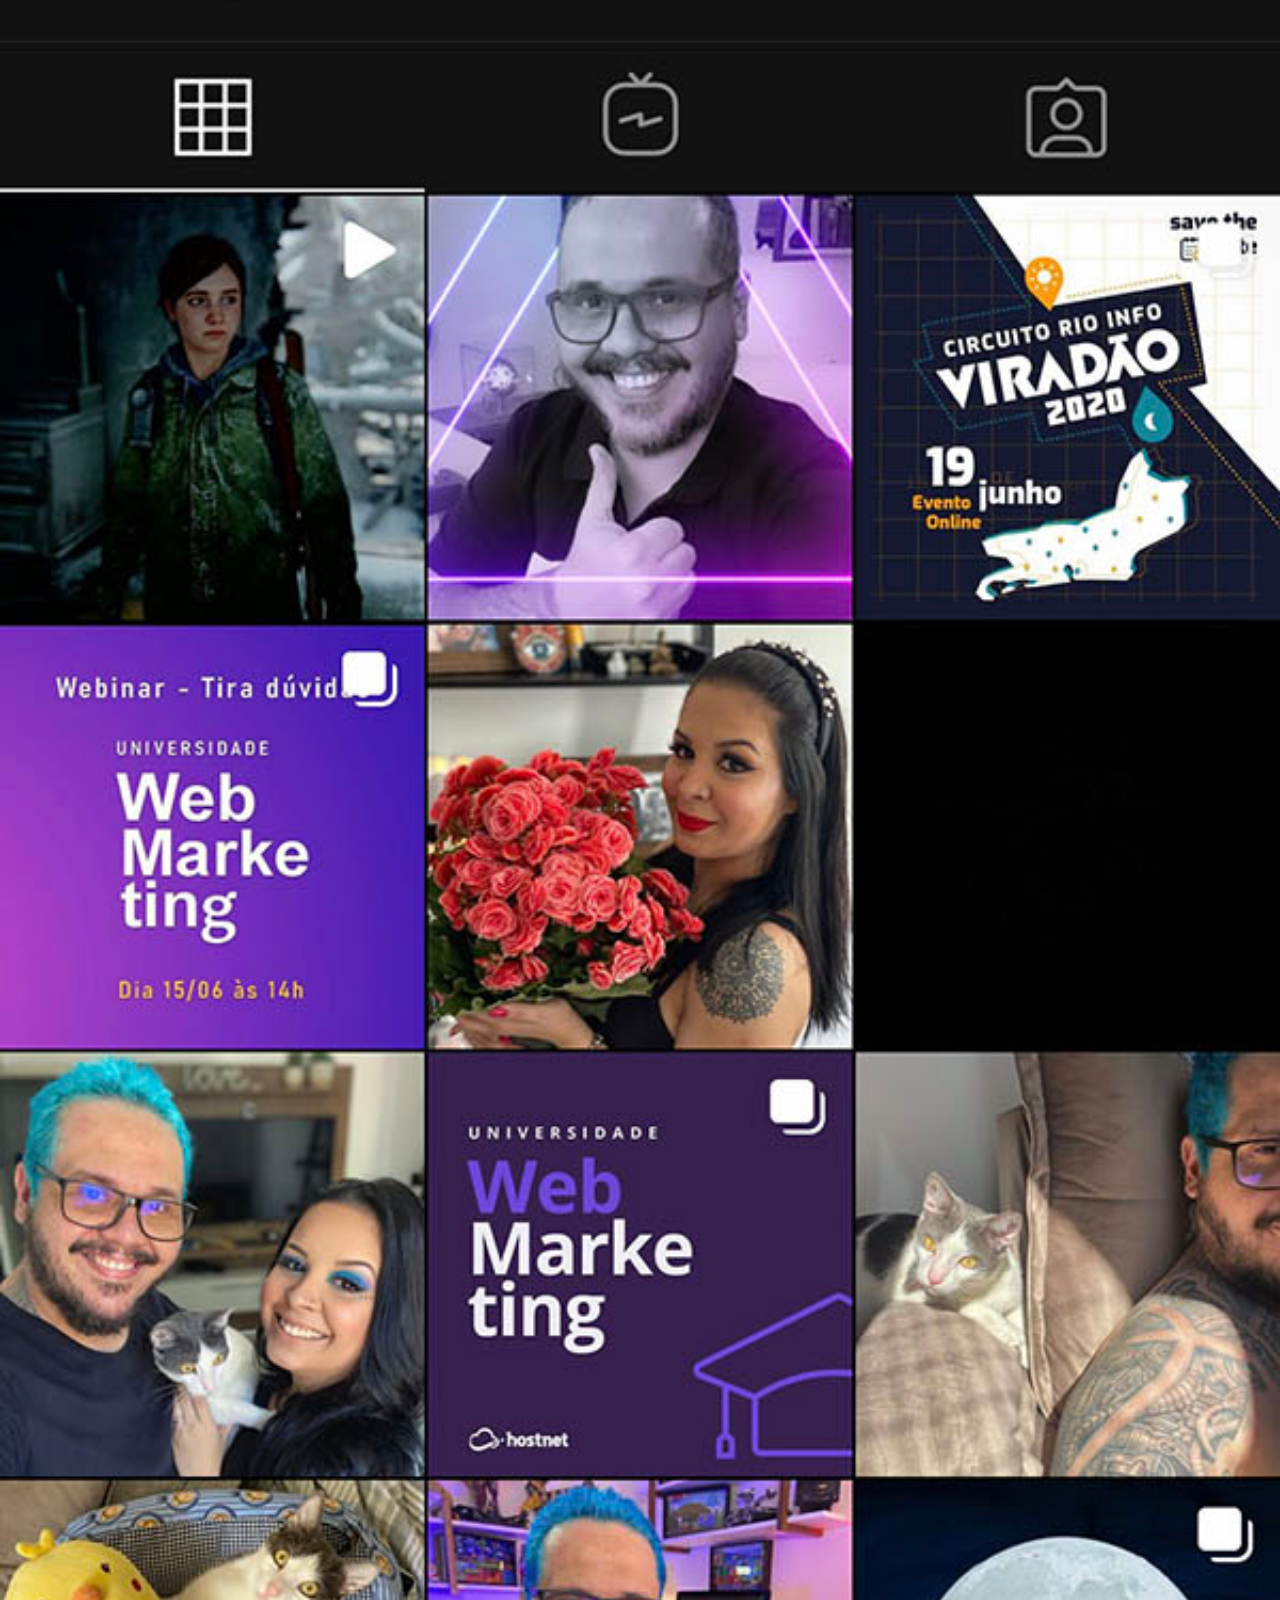
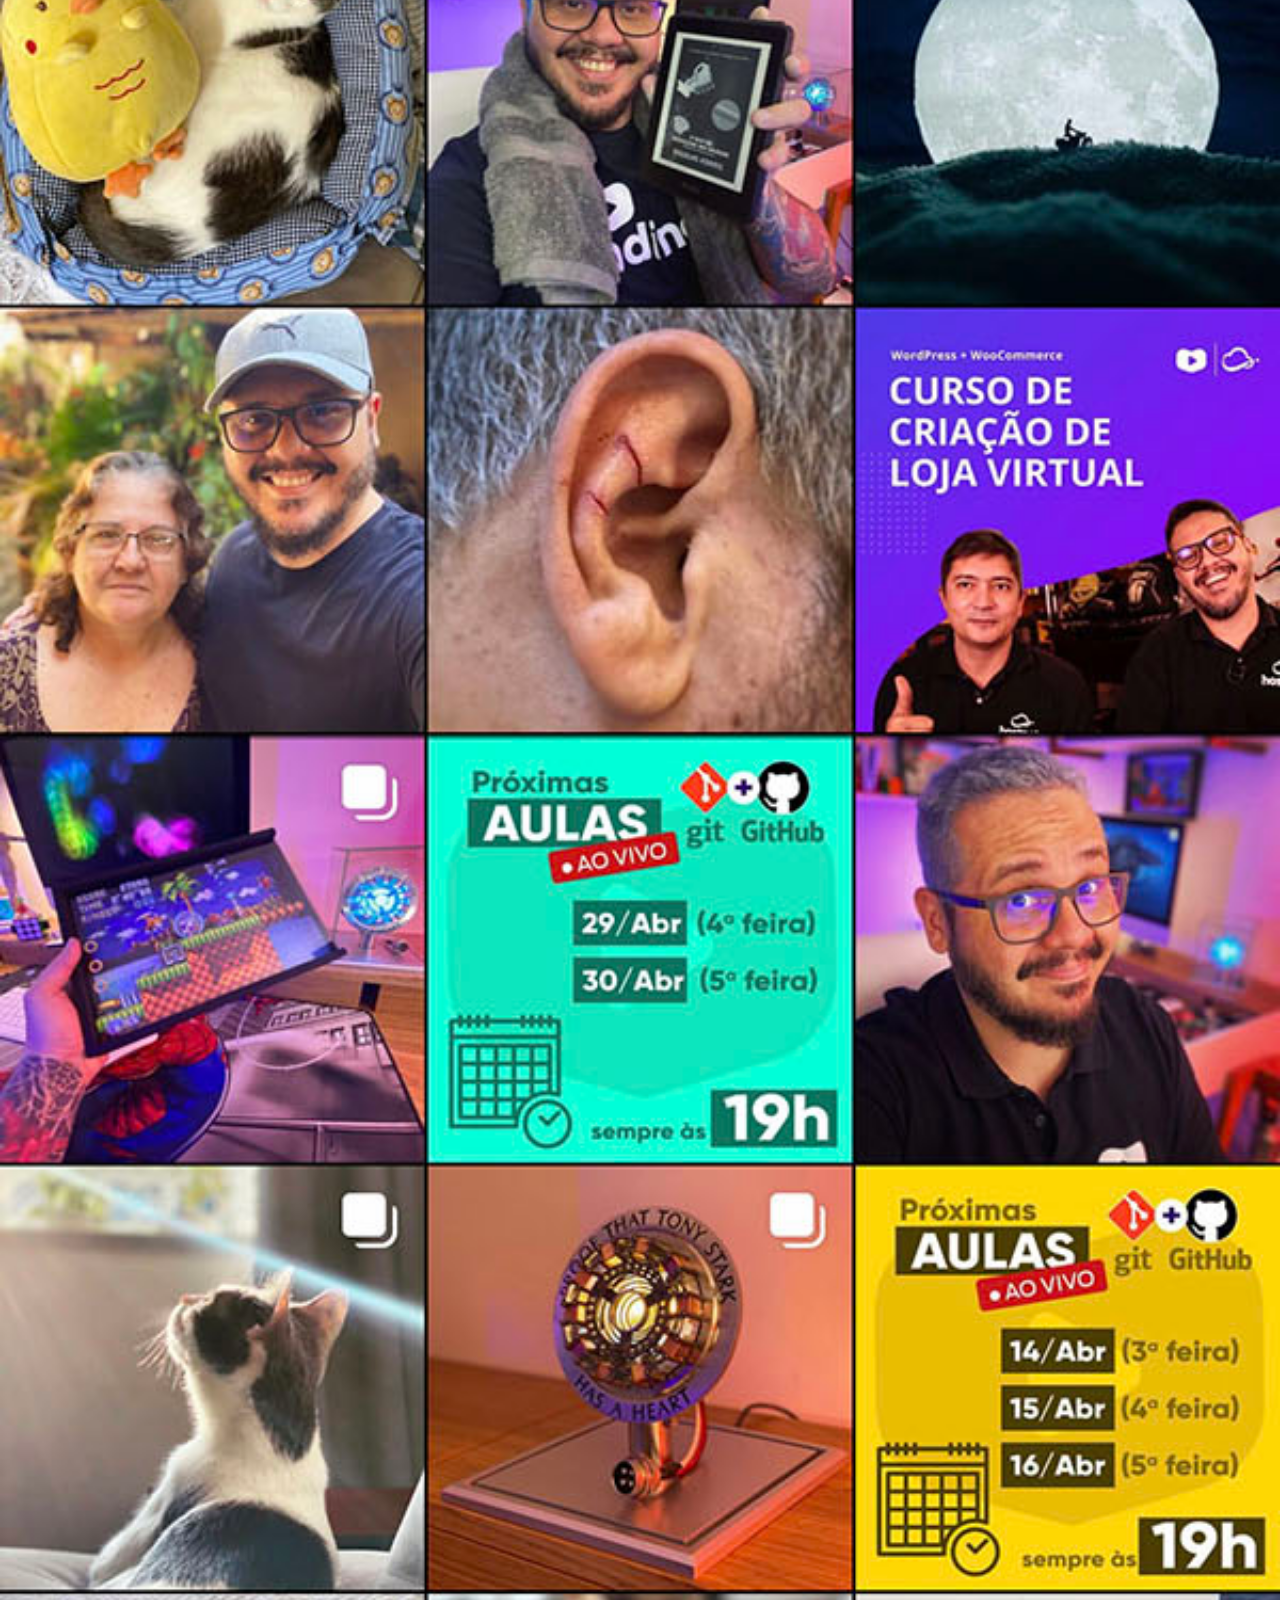
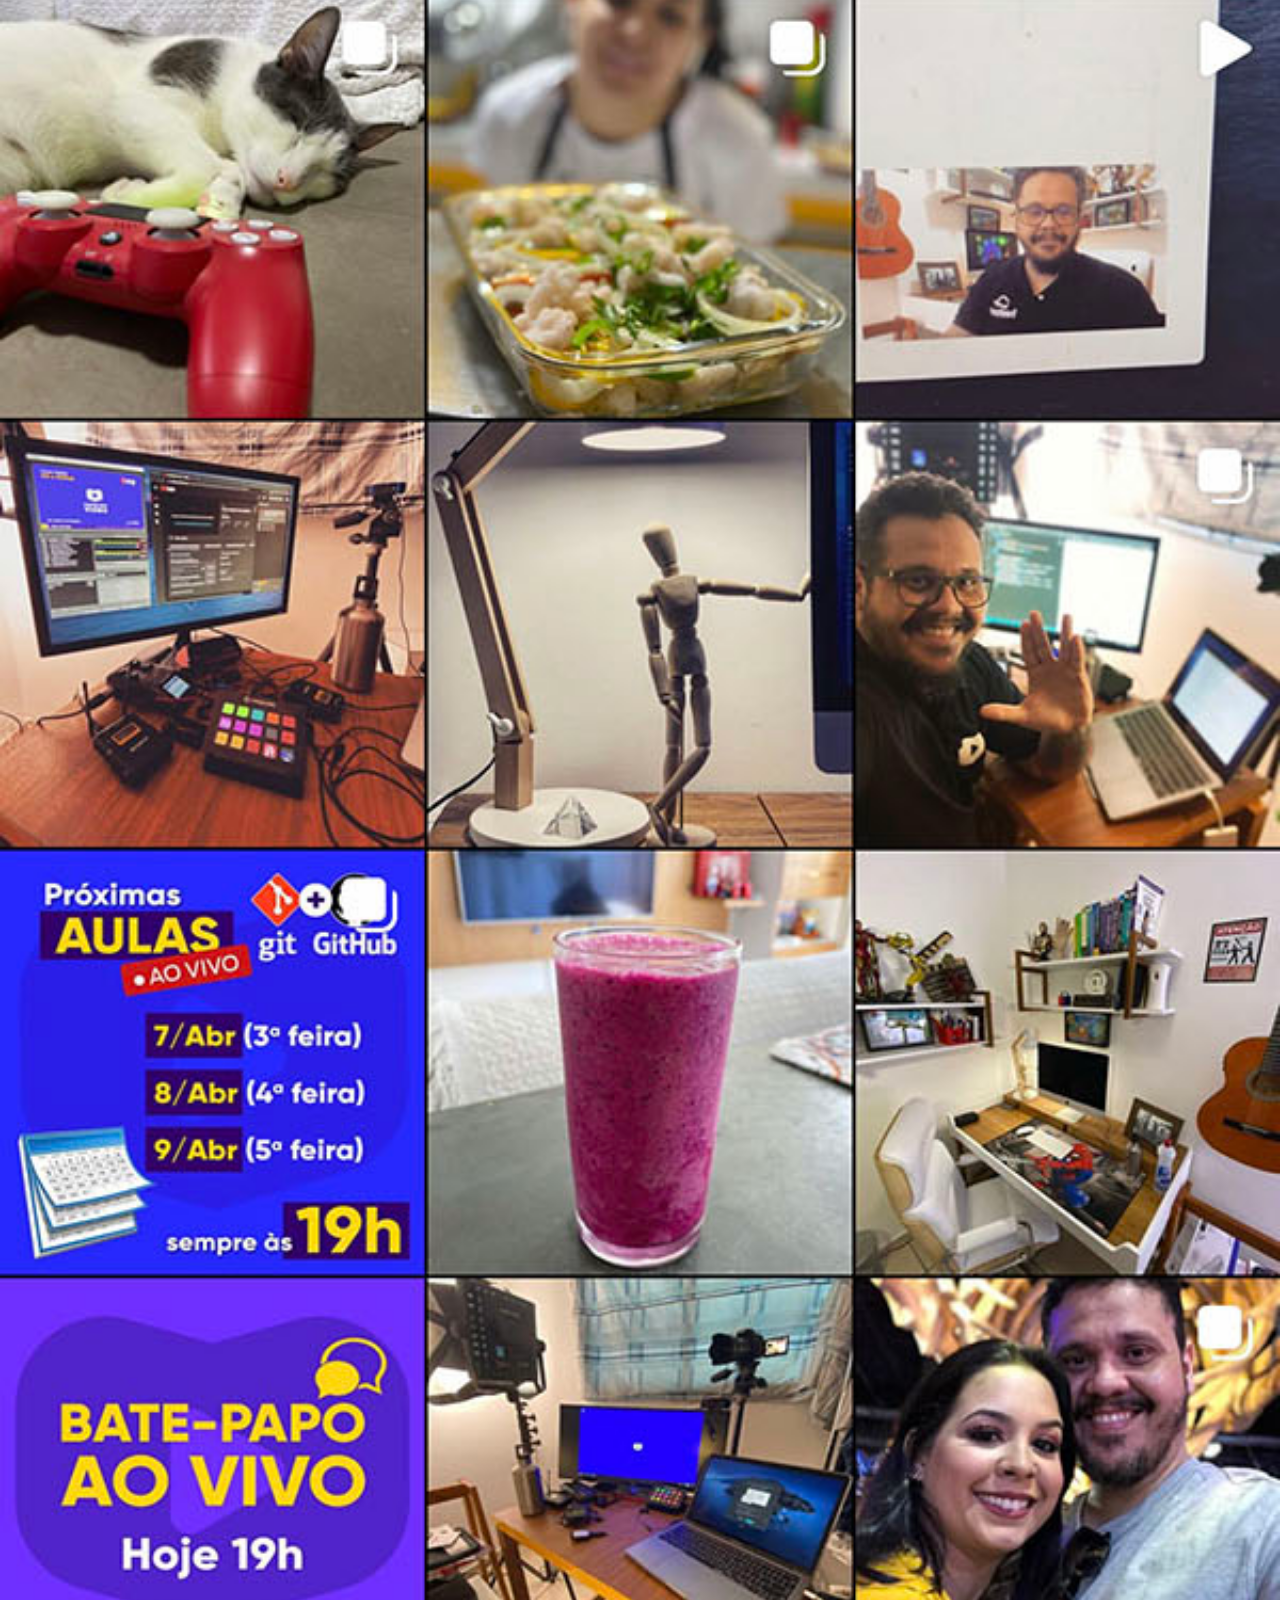
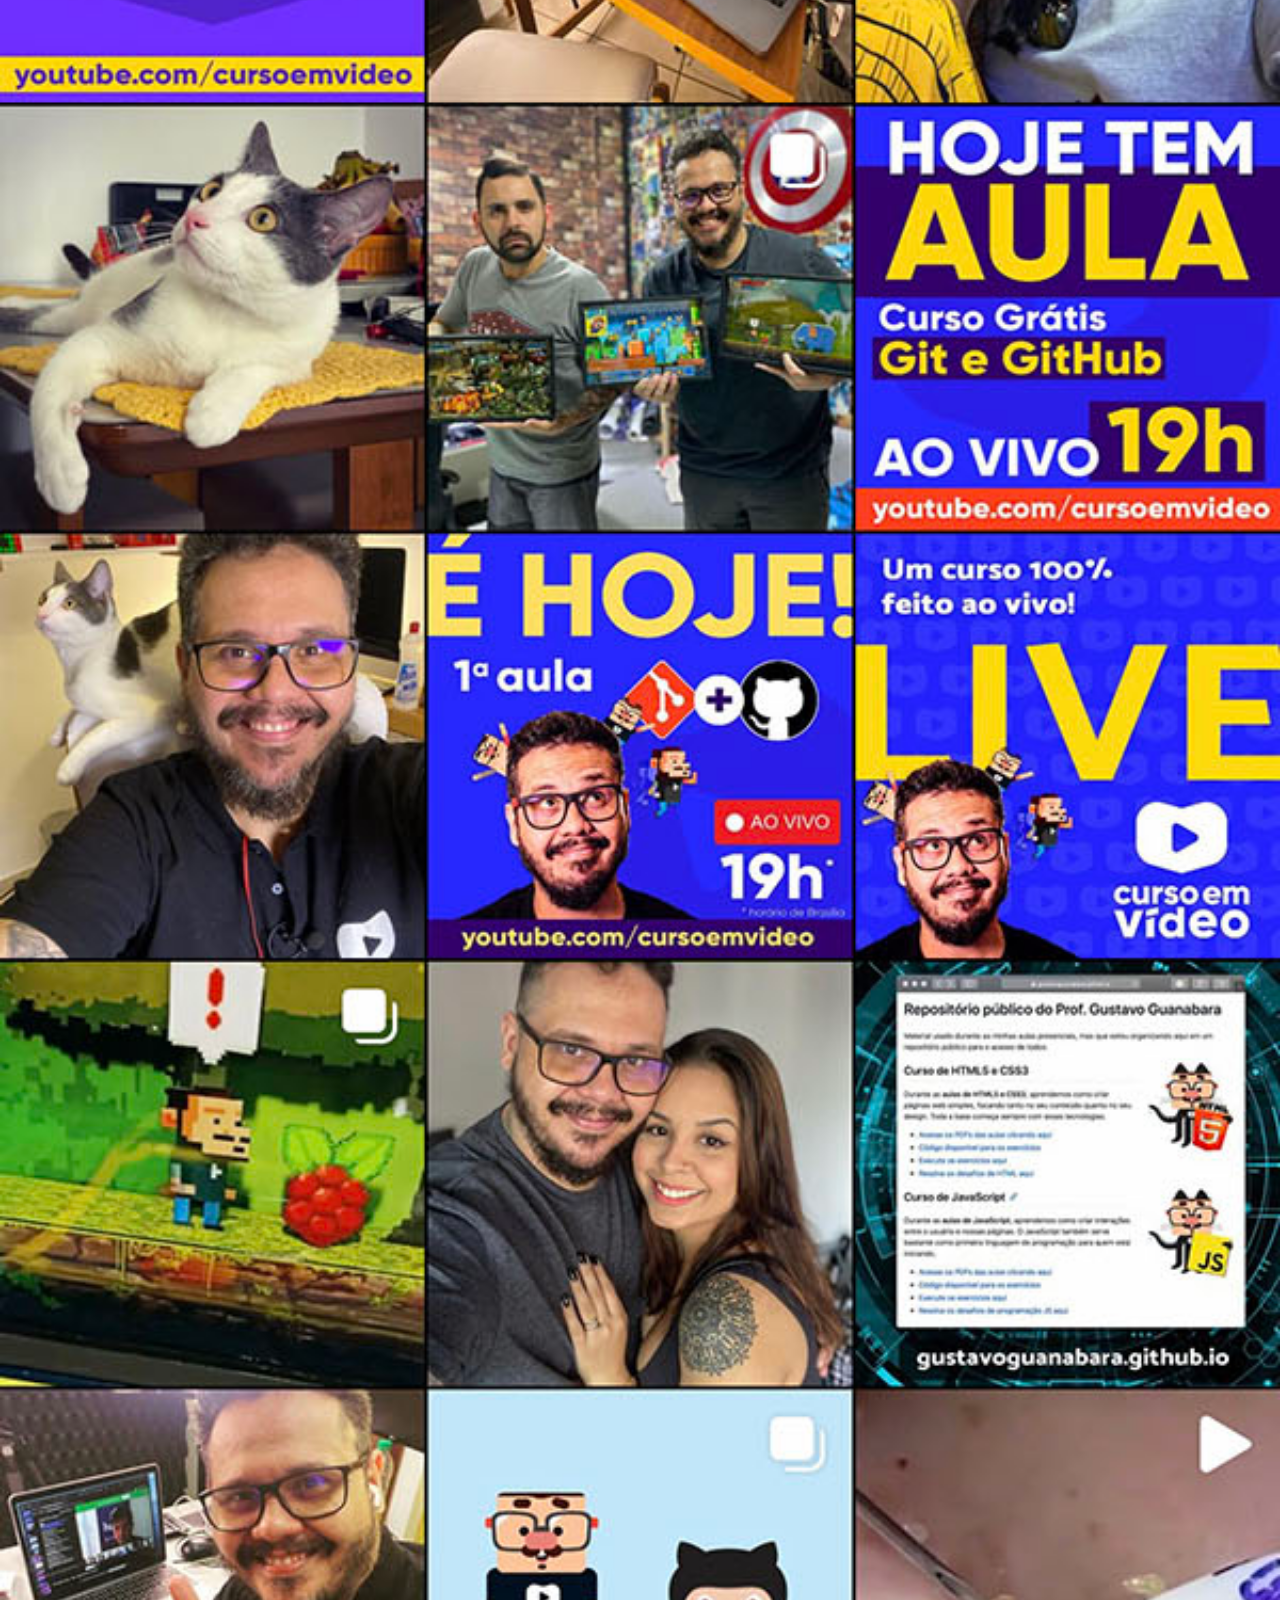
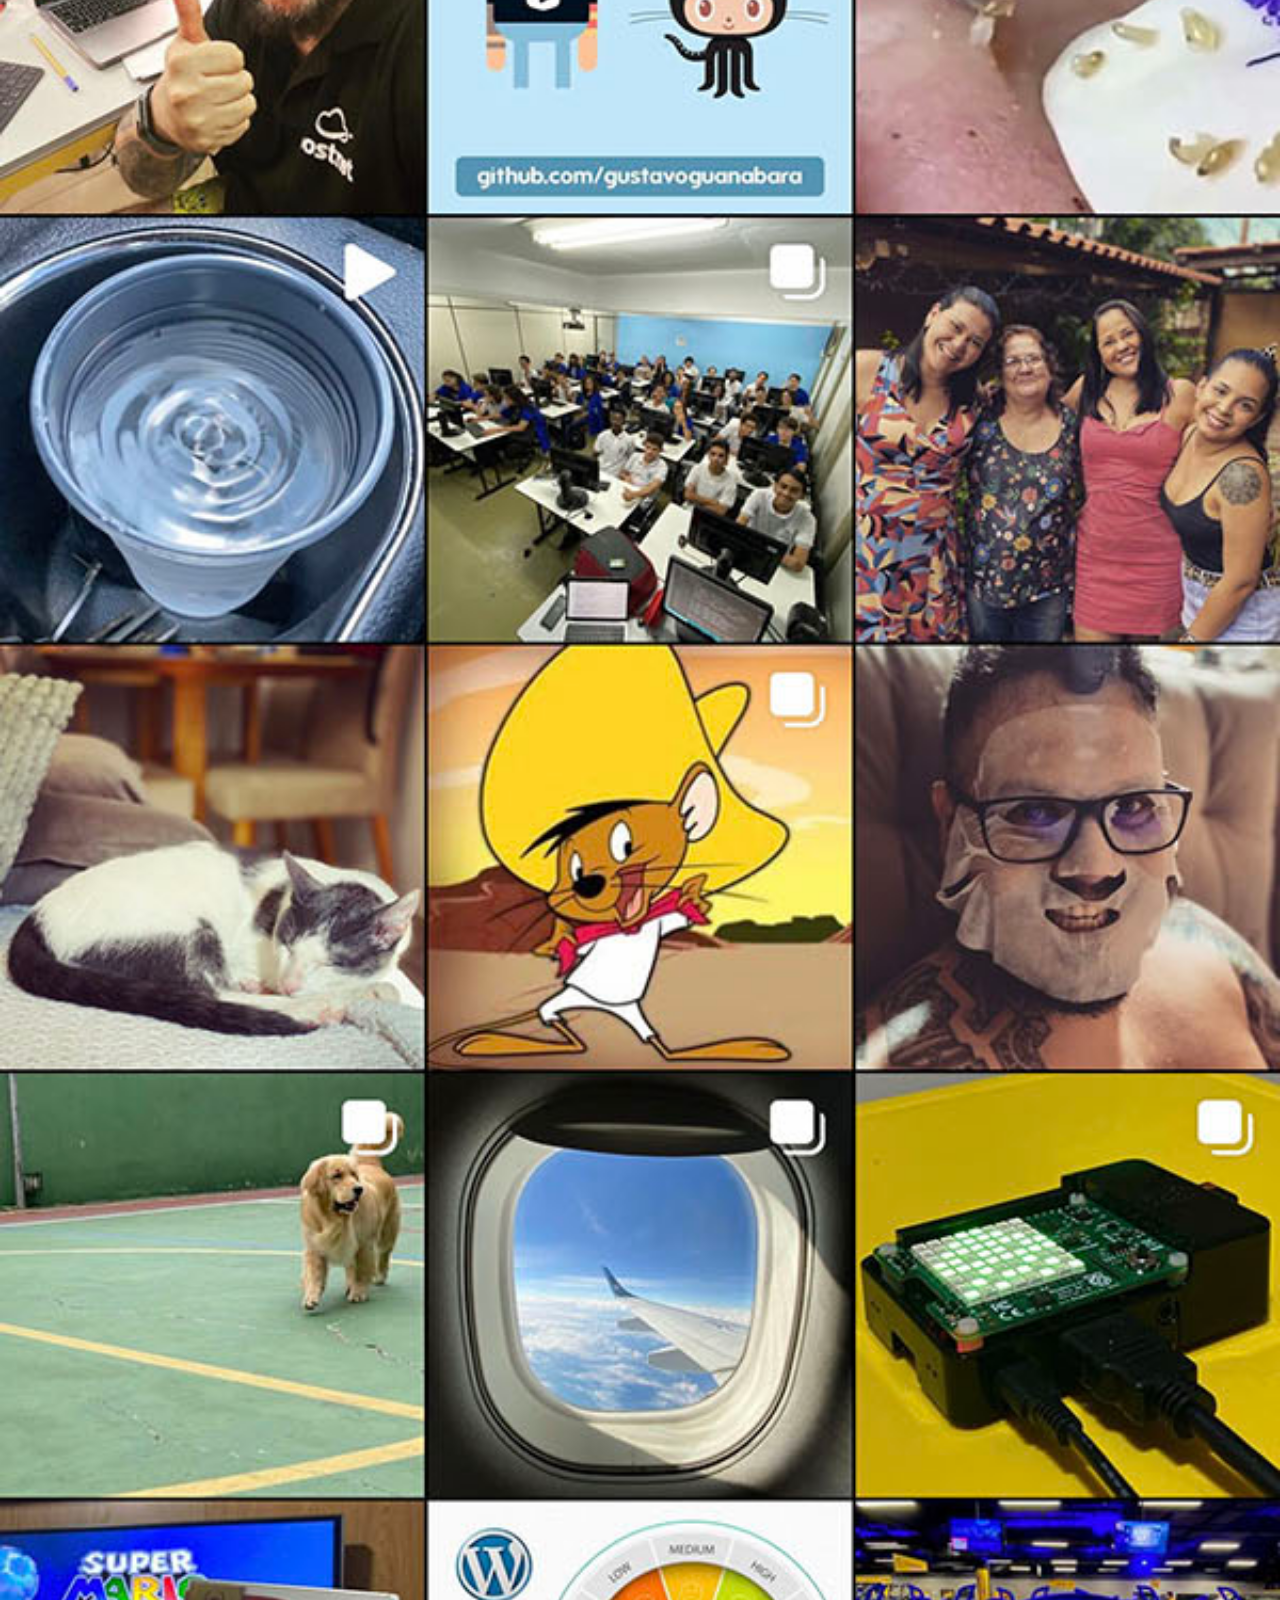
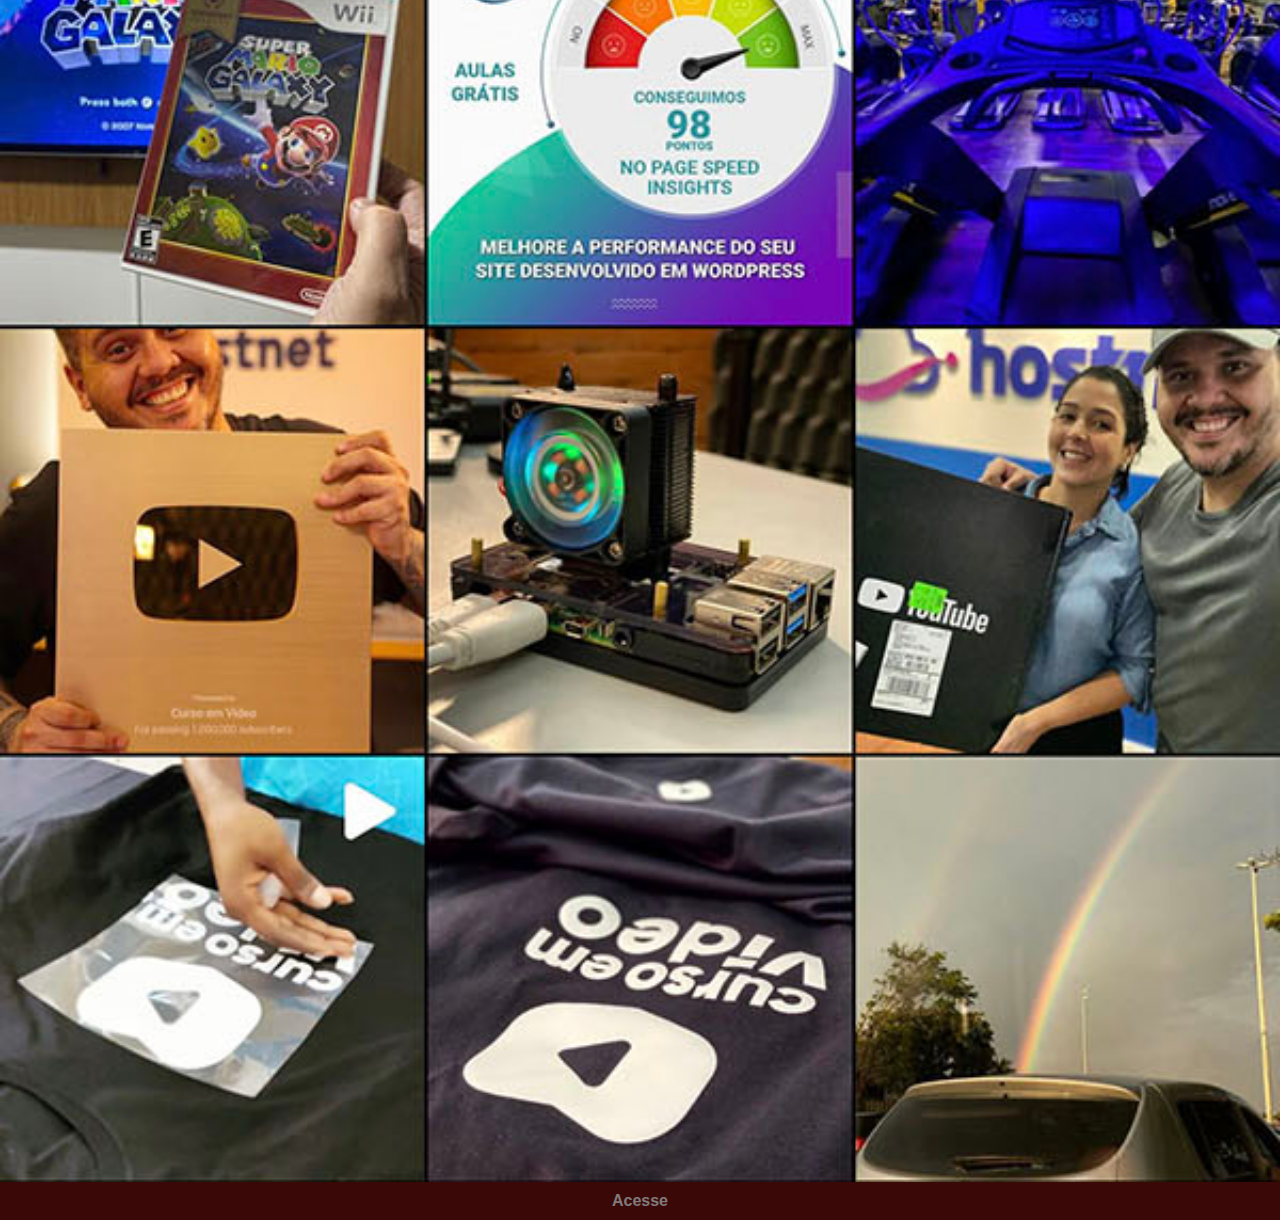
<file: telas/tela-instagram.html>
<!DOCTYPE html>
<html lang="pt-br">
<head>
    <meta charset="UTF-8">
    <meta name="viewport" content="width=device-width, initial-scale=1.0">
    <title>tela-home</title>
    <link rel="stylesheet" href="../estilo/style2.css">
</head>
<body>
    <img src="../imagens/tela-instagram.jpg" alt="tela-instagram">
    <a href="https://www.instagram.com/gustavoguanabara" target="_blank">Acesse</a>
</body>
</html>
</file>
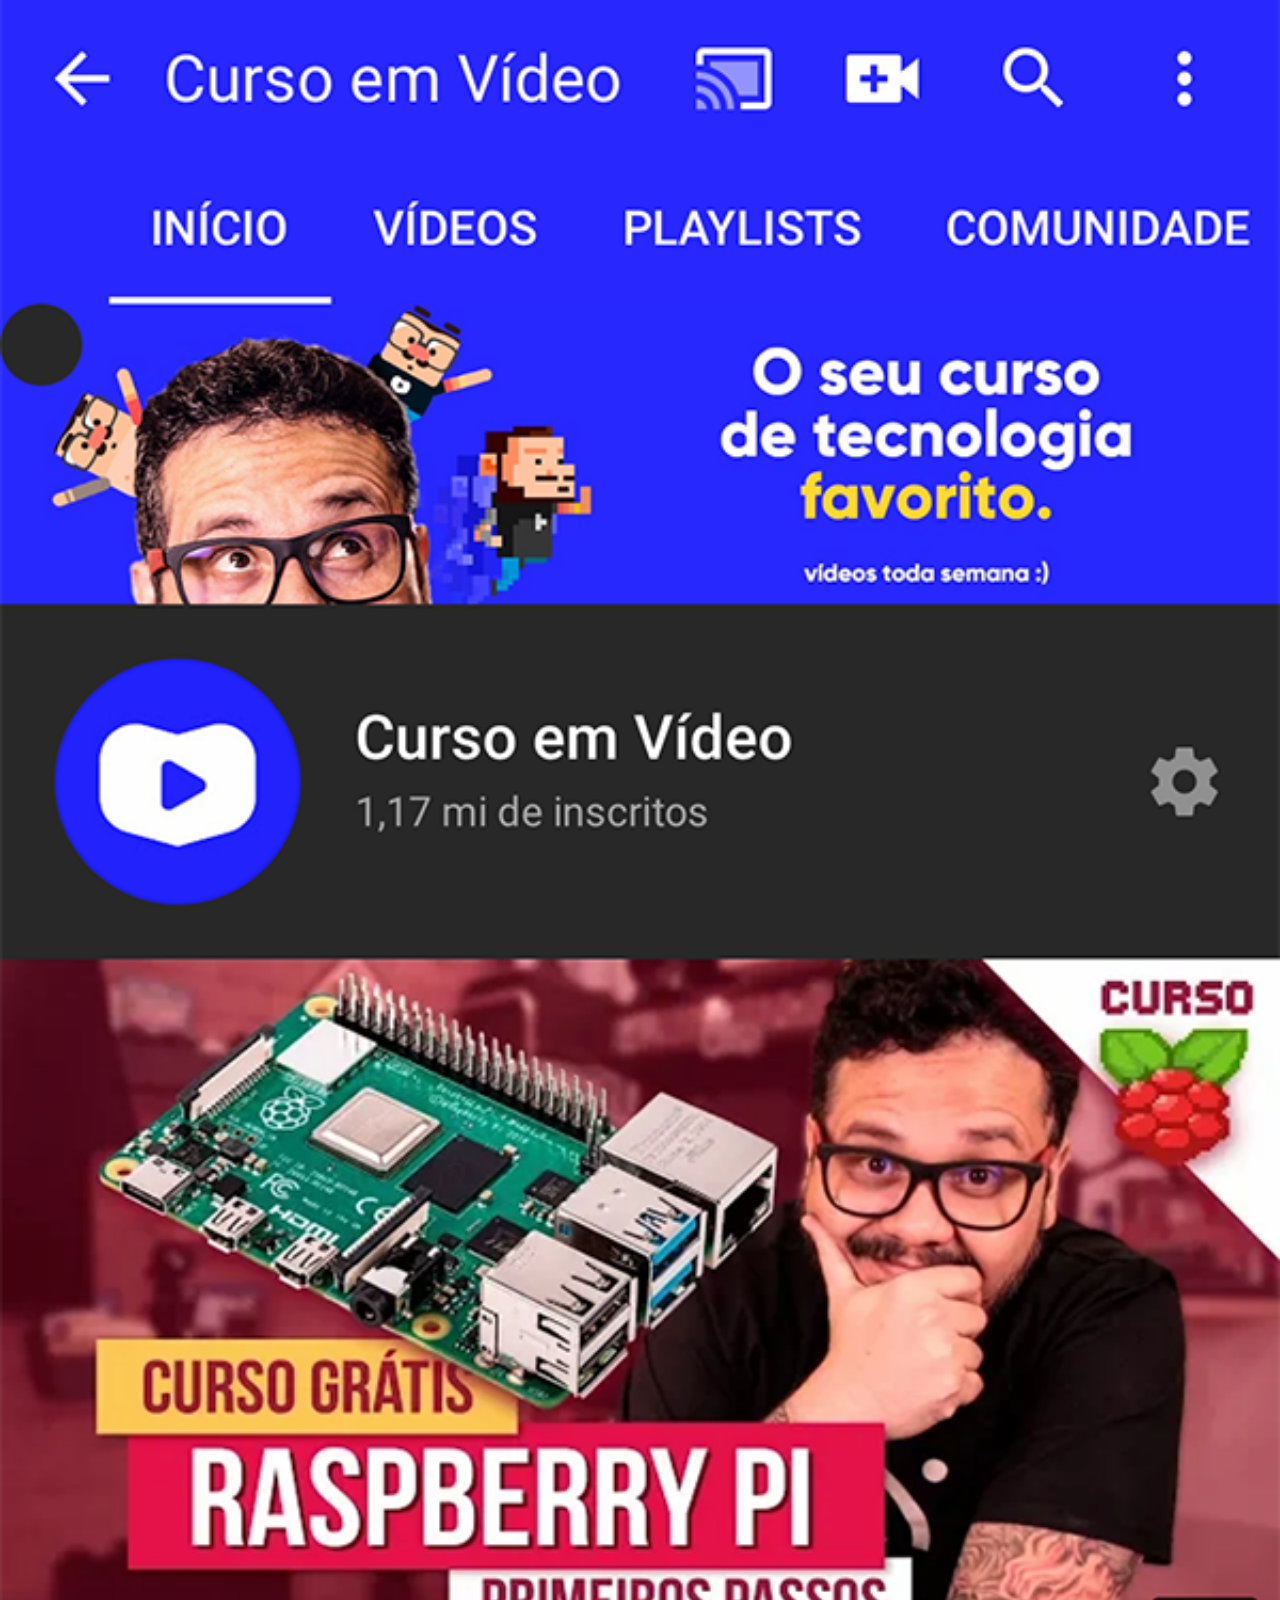
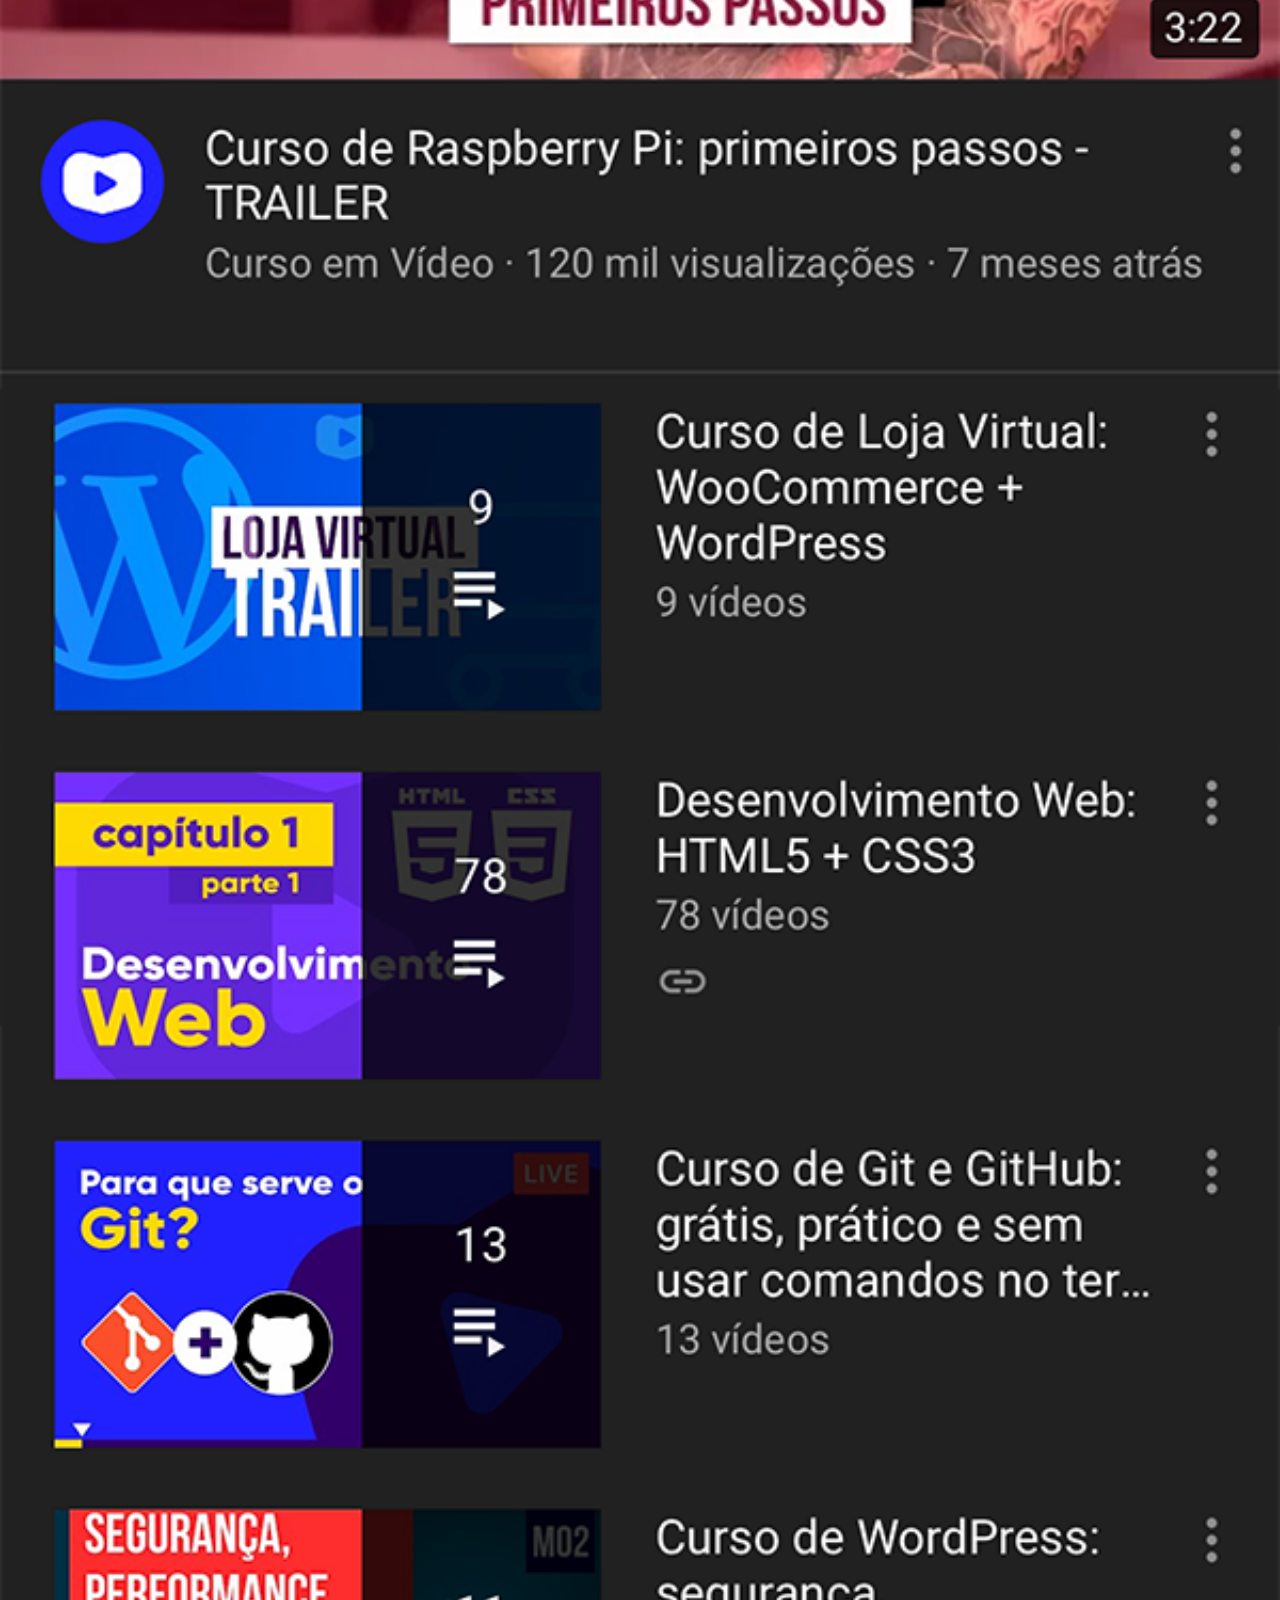
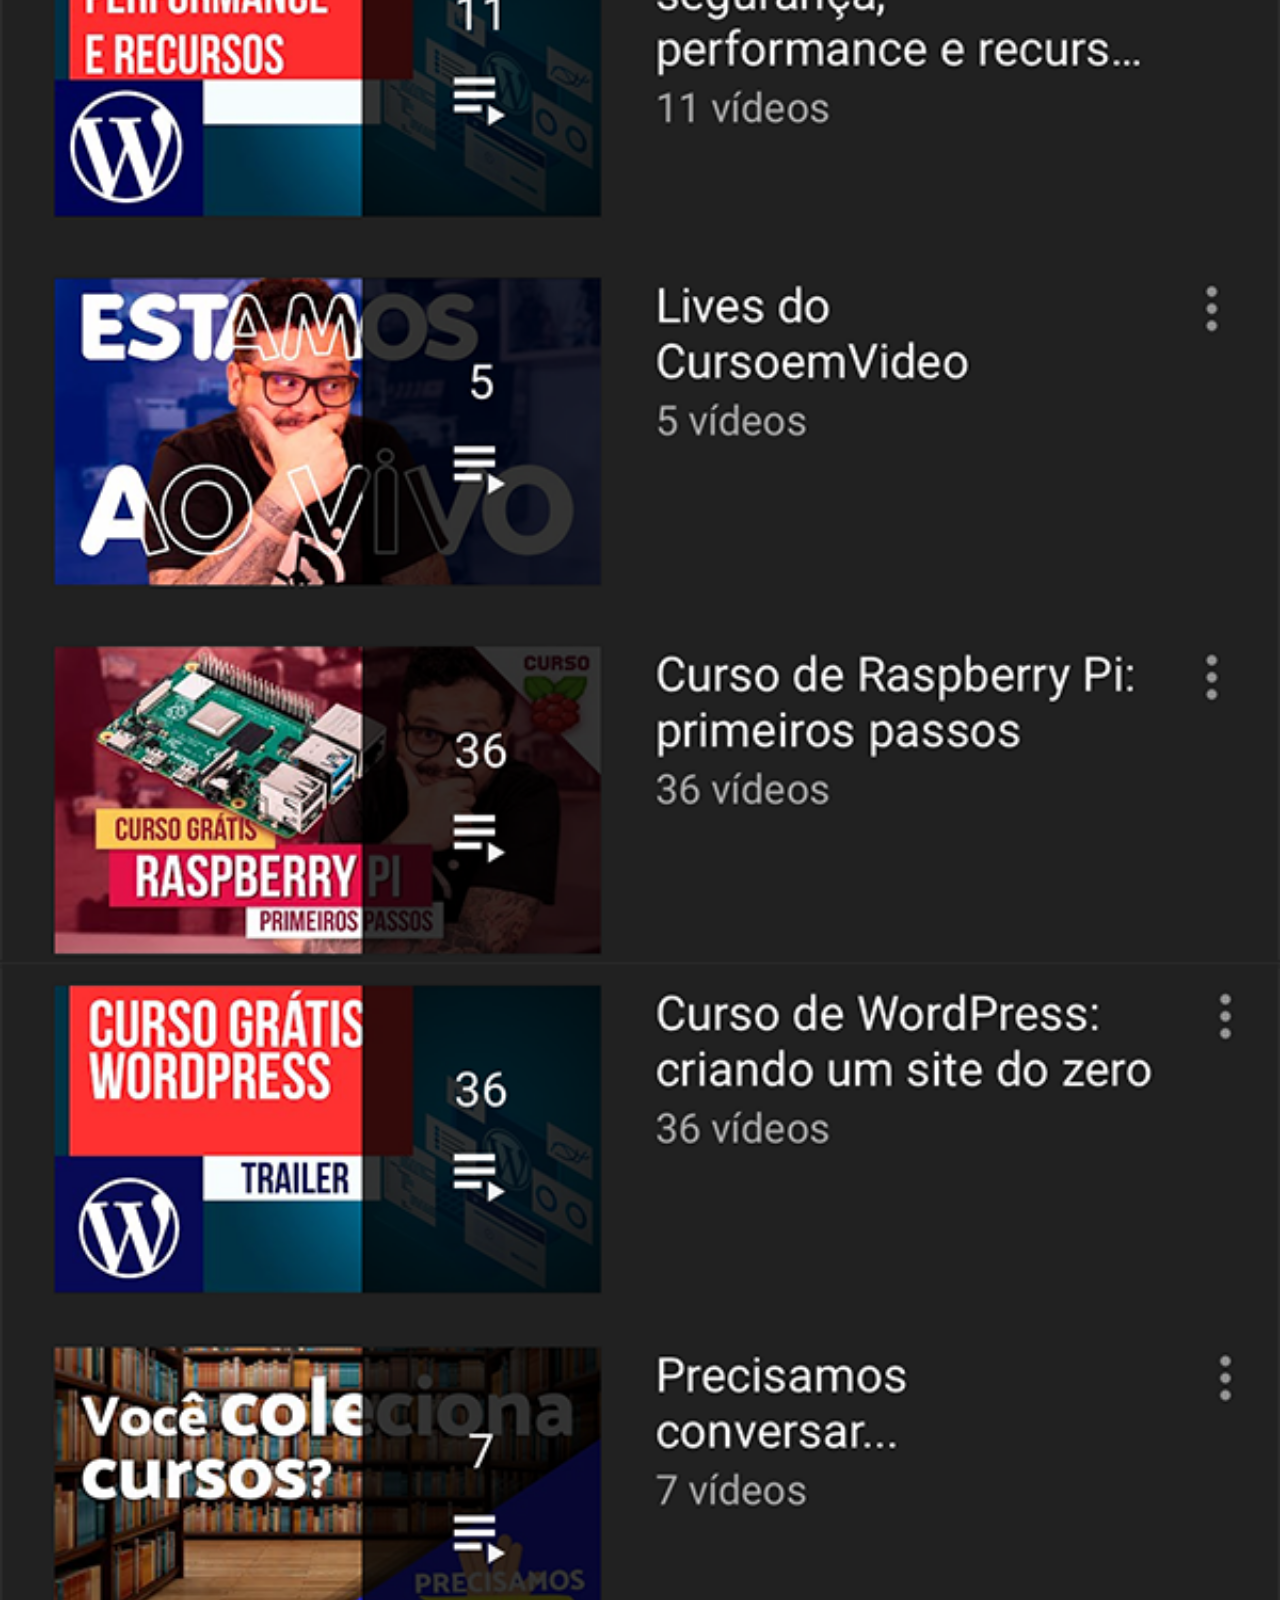
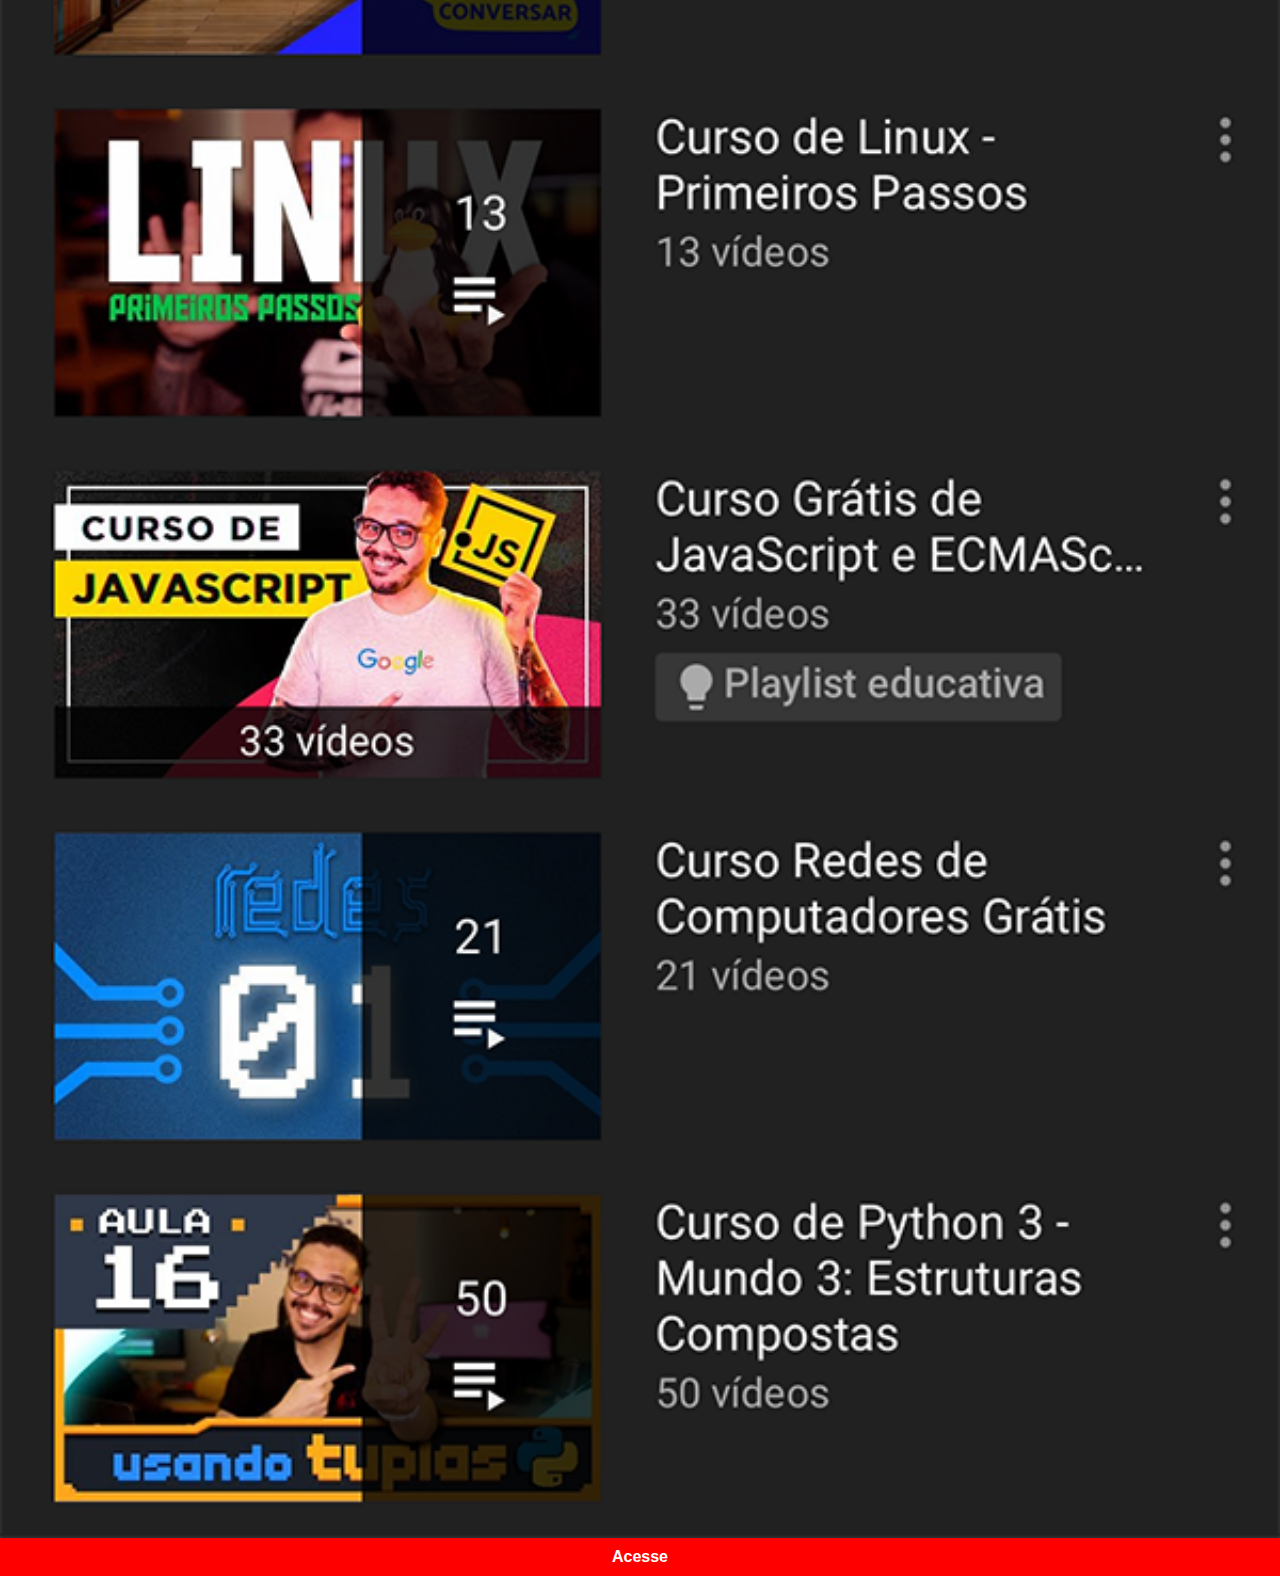
<file: telas/tela-youtube.html>
<!DOCTYPE html>
<html lang="pt-br">
<head>
    <meta charset="UTF-8">
    <meta name="viewport" content="width=device-width, initial-scale=1.0">
    <title>tela-home</title>
    <style>
        body {
            margin: 0;
        }

        img {
            display: block;
            width: 100%;
            height: 100%;
        }

        a {
            display: block;
            text-align: center;
            padding: 10px;
            color: white;
            background-color: red;
            font-family: Arial, Helvetica, sans-serif;
            text-decoration: none;
            font-weight: bold;
        }
    </style>
</head>
<body>
    <img src="../imagens/tela-youtube.png" alt="tela-youtube">
    <a href="https://www.youtube.com/CursoemVídeo" target="_blank">Acesse</a>
</body>
</html>
</file>
<file: estilo/style2.css>
@charset "UTF-8";

body {
    margin: 0;
}

::-webkit-scrollbar {
    width: 0;
    height: 0;
}

img {
    display: block;
    width: 100%;
    height: 100%;
}

a {
    display: block;
    text-align: center;
    padding: 10px;
    color: rgb(128, 123, 123);
    background-color: rgb(59, 8, 8);
    font-family: Arial, Helvetica, sans-serif;
    text-decoration: none;
    font-weight: bold;
}

a:hover {
    background-color: red;
    color: white;
    transition: background-color .5s , color 1s;
}
</file>
